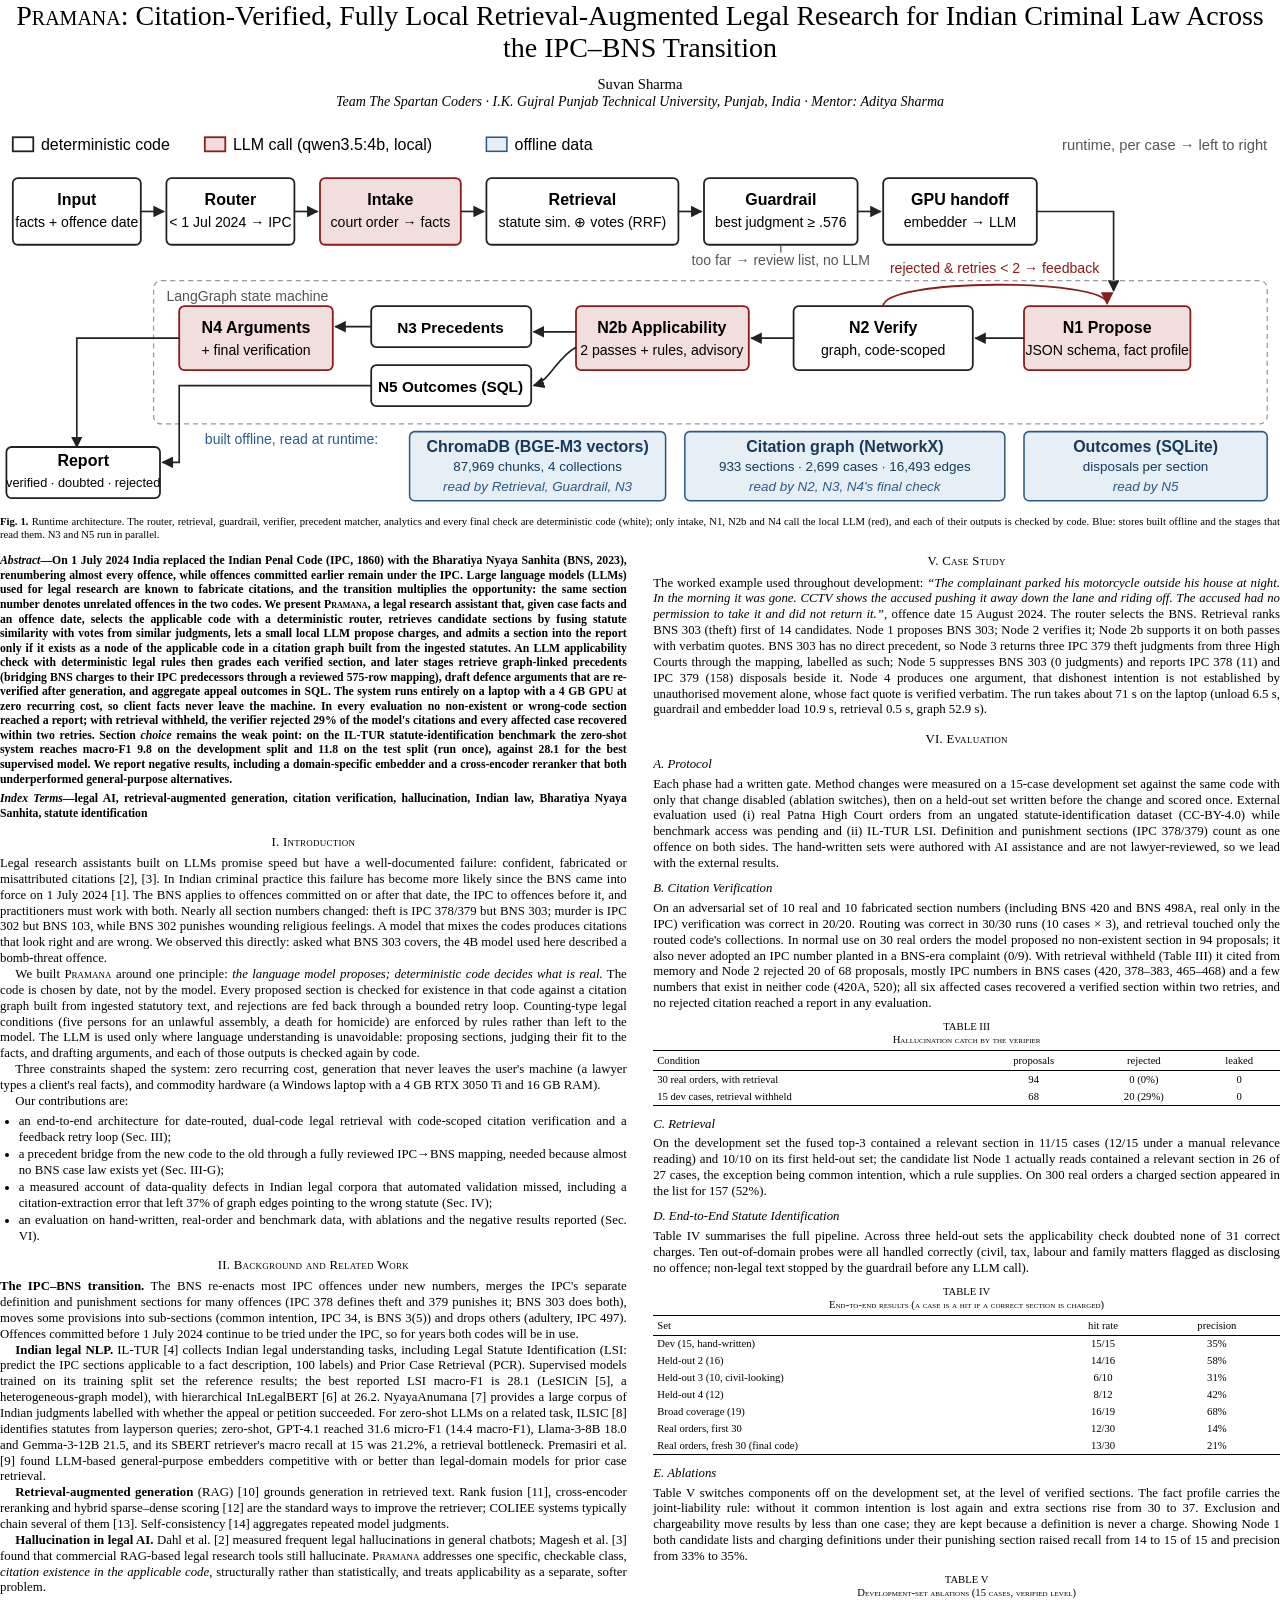
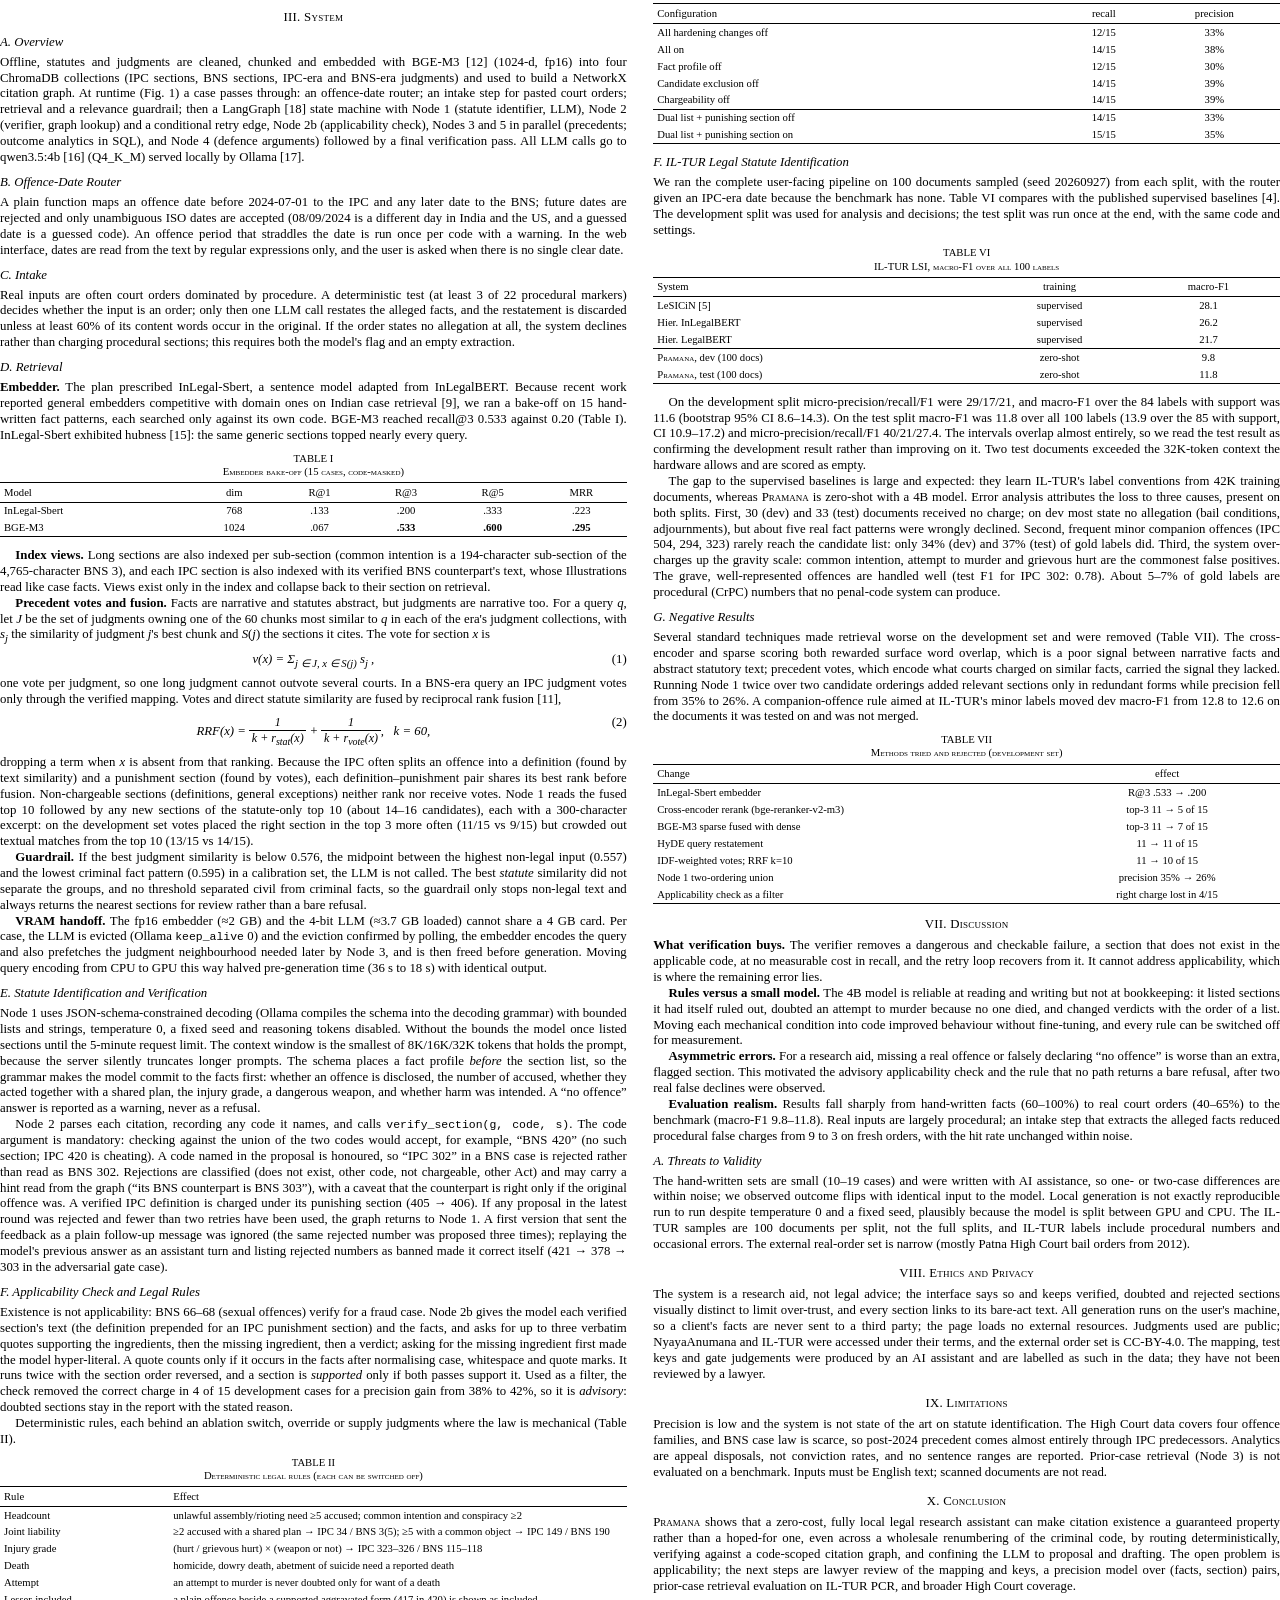
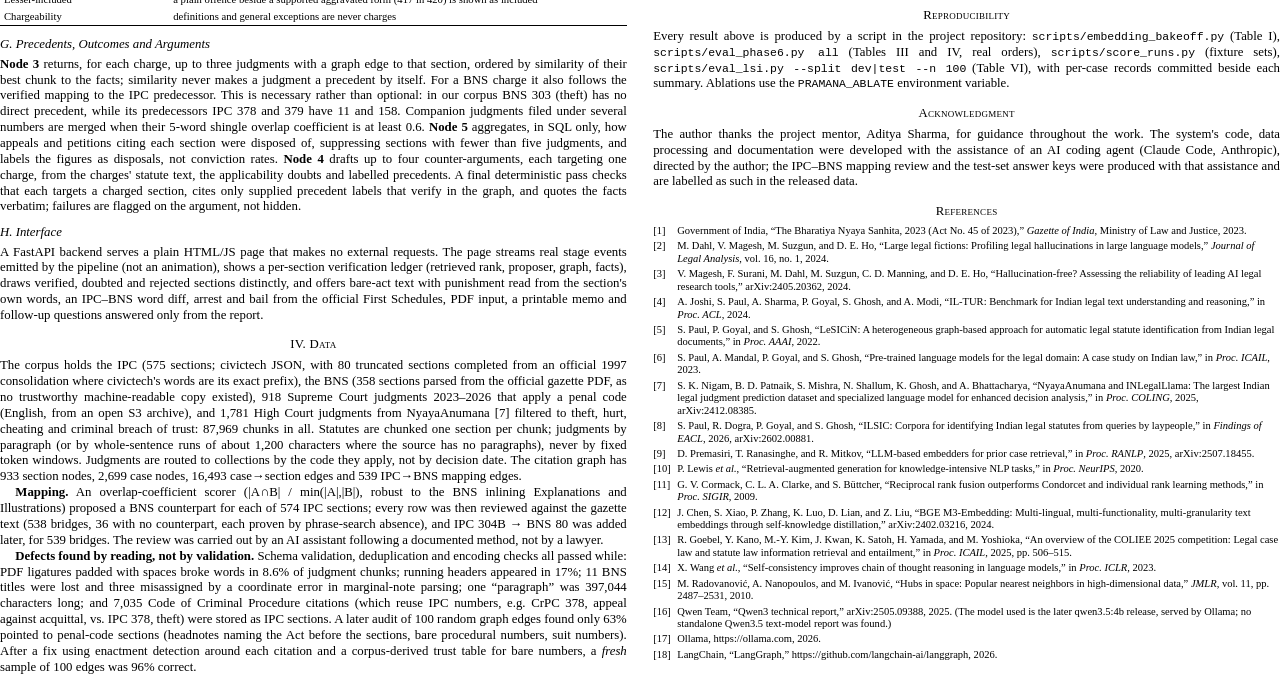
<file: docs/paper/pramana.html>
<!doctype html>
<html lang="en">
<head>
<meta charset="utf-8">
<title>Pramana: Citation-Verified, Fully Local Legal Research</title>
<!-- Print source for docs/paper/pramana.pdf (headless Chrome, A4). Same content as pramana.tex. -->
<style>
@page { size: A4; margin: 17mm 15mm 18mm 15mm; }
html { -webkit-print-color-adjust: exact; print-color-adjust: exact; }
body { font-family: "Times New Roman", Times, serif; font-size: 9.6pt; line-height: 1.24; color: #000; margin: 0; }
.title { text-align: center; font-size: 21pt; line-height: 1.15; margin: 0 0 8pt; font-weight: normal; }
.authors { text-align: center; font-size: 10.5pt; margin-bottom: 12pt; }
.authors .name { font-size: 11pt; }
.authors .aff { font-style: italic; }
.cols { column-count: 2; column-gap: 7mm; text-align: justify; hyphens: auto; }
.abstract { font-weight: bold; font-size: 8.8pt; }
.abstract i { font-weight: bold; }
.abstract .lead { font-style: italic; }
.keywords { font-size: 8.8pt; font-weight: bold; margin-top: 4pt; }
.keywords .lead { font-style: italic; }
h2 { font-size: 9.6pt; font-weight: normal; font-variant: small-caps; text-align: center; margin: 10pt 0 4pt; letter-spacing: 0.02em; break-after: avoid; }
h3 { font-size: 9.6pt; font-weight: normal; font-style: italic; margin: 7pt 0 3pt; break-after: avoid; }
p { margin: 0 0 0; text-indent: 1.2em; }
p.noi, h2 + p, h3 + p, .fig + p, table + p { text-indent: 0; }
ul { margin: 3pt 0 3pt; padding-left: 14pt; }
li { margin: 1pt 0; }
b.run { font-weight: bold; }
.sc { font-variant: small-caps; }
code, .tt { font-family: "Courier New", Courier, monospace; font-size: 8.6pt; }
.eq { text-align: center; margin: 5pt 0; text-indent: 0; font-style: italic; position: relative; }
.eq .num { position: absolute; right: 0; font-style: normal; }
.frac { display: inline-block; vertical-align: middle; text-align: center; font-size: 9pt; }
.frac > span { display: block; padding: 0 2pt; }
.frac > span:first-child { border-bottom: 0.6pt solid #000; }
.tbl { break-inside: avoid; margin: 6pt 0 8pt; text-indent: 0; }
.tbl .cap { font-variant: small-caps; text-align: center; font-size: 8pt; margin-bottom: 3pt; }
.tbl .cap .n { display: block; font-variant: normal; }
table { border-collapse: collapse; width: 100%; font-size: 8pt; text-align: left; }
thead th { border-top: 1pt solid #000; border-bottom: 0.6pt solid #000; padding: 2pt 3pt; font-weight: normal; }
tbody td { padding: 1.4pt 3pt; vertical-align: top; }
tbody tr:last-child td { border-bottom: 1pt solid #000; }
tr.mid td { border-top: 0.6pt solid #000; }
td.c, th.c { text-align: center; }
.fig { break-inside: avoid; margin: 4pt 0 8pt; text-indent: 0; }
.fig.wide { column-span: all; margin: 0 0 10pt; }
.fig .cap { font-size: 8pt; text-align: justify; margin-top: 3pt; }
.fig svg { width: 100%; height: auto; display: block; }
.refs { font-size: 7.9pt; line-height: 1.2; }
.refs div { display: grid; grid-template-columns: 18pt 1fr; margin-bottom: 2pt; text-indent: 0; text-align: left; }
.todo { background: #fff3c4; }
.quote { font-style: italic; }
sup { font-size: 70%; }
</style>
</head>
<body>

<div class="title"><span class="sc">Pramana</span>: Citation-Verified, Fully Local Retrieval-Augmented Legal Research for Indian Criminal Law Across the IPC–BNS Transition</div>
<div class="authors"><div class="name">Suvan Sharma</div><div class="aff">Team The Spartan Coders · I.K. Gujral Punjab Technical University, Punjab, India · Mentor: Aditya Sharma</div></div>

<div class="fig wide">
<svg viewBox="0 0 1000 300" xmlns="http://www.w3.org/2000/svg" font-family="Arial, Helvetica, sans-serif" font-size="12.5">
  <defs>
    <marker id="a" viewBox="0 0 10 10" refX="9" refY="5" markerWidth="7" markerHeight="7" orient="auto-start-reverse"><path d="M0,0 L10,5 L0,10 z" fill="#222"/></marker>
    <marker id="ag" viewBox="0 0 10 10" refX="9" refY="5" markerWidth="7" markerHeight="7" orient="auto-start-reverse"><path d="M0,0 L10,5 L0,10 z" fill="#8a1c1c"/></marker>
  </defs>
  <!-- legend -->
  <rect x="10" y="8" width="16" height="11" fill="#fff" stroke="#222" stroke-width="1.4"/><text x="32" y="18">deterministic code</text>
  <rect x="160" y="8" width="16" height="11" fill="#f3dede" stroke="#8a1c1c" stroke-width="1.4"/><text x="182" y="18">LLM call (qwen3.5:4b, local)</text>
  <rect x="380" y="8" width="16" height="11" fill="#e6eef6" stroke="#2c5a85" stroke-width="1.2"/><text x="402" y="18">offline data</text>
  <text x="990" y="18" text-anchor="end" font-size="11.5" fill="#555">runtime, per case → left to right</text>

  <!-- row 1: pre-graph stages -->
  <g stroke-width="1.4">
    <rect x="10"  y="40" width="100" height="52" rx="4" fill="#fff" stroke="#222"/>
    <rect x="130" y="40" width="100" height="52" rx="4" fill="#fff" stroke="#222"/>
    <rect x="250" y="40" width="110" height="52" rx="4" fill="#f3dede" stroke="#8a1c1c"/>
    <rect x="380" y="40" width="150" height="52" rx="4" fill="#fff" stroke="#222"/>
    <rect x="550" y="40" width="120" height="52" rx="4" fill="#fff" stroke="#222"/>
    <rect x="690" y="40" width="120" height="52" rx="4" fill="#fff" stroke="#222"/>
  </g>
  <text x="60" y="61" text-anchor="middle" font-weight="bold">Input</text><text x="60" y="78" text-anchor="middle" font-size="11">facts + offence date</text>
  <text x="180" y="61" text-anchor="middle" font-weight="bold">Router</text><text x="180" y="78" text-anchor="middle" font-size="11">&lt; 1 Jul 2024 → IPC</text>
  <text x="305" y="61" text-anchor="middle" font-weight="bold">Intake</text><text x="305" y="78" text-anchor="middle" font-size="11">court order → facts</text>
  <text x="455" y="61" text-anchor="middle" font-weight="bold">Retrieval</text><text x="455" y="78" text-anchor="middle" font-size="11">statute sim. ⊕ votes (RRF)</text>
  <text x="610" y="61" text-anchor="middle" font-weight="bold">Guardrail</text><text x="610" y="78" text-anchor="middle" font-size="11">best judgment ≥ .576</text>
  <text x="750" y="61" text-anchor="middle" font-weight="bold">GPU handoff</text><text x="750" y="78" text-anchor="middle" font-size="11">embedder → LLM</text>
  <g stroke="#222" stroke-width="1.3" fill="none" marker-end="url(#a)">
    <path d="M110,66 H128"/><path d="M230,66 H248"/><path d="M360,66 H378"/><path d="M530,66 H548"/><path d="M670,66 H688"/>
    <path d="M810,66 H870 V128"/>
  </g>
  <text x="610" y="108" text-anchor="middle" font-size="11" fill="#555">too far → review list, no LLM</text>
  <path d="M610,92 V98" stroke="#555" stroke-width="1"/>

  <!-- row 2: LangGraph -->
  <rect x="120" y="120" width="870" height="112" rx="6" fill="none" stroke="#999" stroke-dasharray="4 3"/>
  <text x="130" y="136" font-size="11" fill="#555">LangGraph state machine</text>
  <g stroke-width="1.4">
    <rect x="800" y="140" width="130" height="50" rx="4" fill="#f3dede" stroke="#8a1c1c"/>
    <rect x="620" y="140" width="140" height="50" rx="4" fill="#fff" stroke="#222"/>
    <rect x="450" y="140" width="135" height="50" rx="4" fill="#f3dede" stroke="#8a1c1c"/>
    <rect x="290" y="140" width="125" height="32" rx="4" fill="#fff" stroke="#222"/>
    <rect x="290" y="186" width="125" height="32" rx="4" fill="#fff" stroke="#222"/>
    <rect x="140" y="140" width="120" height="50" rx="4" fill="#f3dede" stroke="#8a1c1c"/>
  </g>
  <text x="865" y="161" text-anchor="middle" font-weight="bold">N1 Propose</text><text x="865" y="178" text-anchor="middle" font-size="11">JSON schema, fact profile</text>
  <text x="690" y="161" text-anchor="middle" font-weight="bold">N2 Verify</text><text x="690" y="178" text-anchor="middle" font-size="11">graph, code-scoped</text>
  <text x="517" y="161" text-anchor="middle" font-weight="bold">N2b Applicability</text><text x="517" y="178" text-anchor="middle" font-size="11">2 passes + rules, advisory</text>
  <text x="352" y="161" text-anchor="middle" font-weight="bold" font-size="12">N3 Precedents</text>
  <text x="352" y="207" text-anchor="middle" font-weight="bold" font-size="12">N5 Outcomes (SQL)</text>
  <text x="200" y="161" text-anchor="middle" font-weight="bold">N4 Arguments</text><text x="200" y="178" text-anchor="middle" font-size="11">+ final verification</text>
  <g stroke="#222" stroke-width="1.3" fill="none" marker-end="url(#a)">
    <path d="M800,165 H762"/><path d="M620,165 H587"/>
    <path d="M450,160 H417"/><path d="M450,172 C435,180 430,198 417,202"/>
    <path d="M290,156 H262"/>
  </g>
  <path d="M690,140 C690,118 865,118 865,138" stroke="#8a1c1c" stroke-width="1.4" fill="none" marker-end="url(#ag)"/>
  <text x="777" y="114" text-anchor="middle" font-size="11" fill="#8a1c1c">rejected &amp; retries &lt; 2 → feedback</text>
  <path d="M140,165 H60 V250" stroke="#222" stroke-width="1.3" fill="none" marker-end="url(#a)"/>
  <rect x="5" y="250" width="120" height="40" rx="4" fill="#fff" stroke="#222" stroke-width="1.4"/>
  <text x="65" y="265" text-anchor="middle" font-weight="bold">Report</text><text x="65" y="281" text-anchor="middle" font-size="10">verified · doubted · rejected</text>
  <path d="M290,202 H140 V262 H127" stroke="#222" stroke-width="1.3" fill="none" marker-end="url(#a)"/>

  <!-- offline data: what each stage reads -->
  <text x="160" y="248" font-size="11" fill="#2c5a85">built offline, read at runtime:</text>
  <g stroke="#2c5a85" stroke-width="1.2">
    <rect x="320" y="238" width="200" height="54" rx="4" fill="#e6eef6"/>
    <rect x="535" y="238" width="250" height="54" rx="4" fill="#e6eef6"/>
    <rect x="800" y="238" width="190" height="54" rx="4" fill="#e6eef6"/>
  </g>
  <text x="420" y="254" text-anchor="middle" font-weight="bold" fill="#173a5a">ChromaDB (BGE-M3 vectors)</text><text x="420" y="269" text-anchor="middle" font-size="10.5" fill="#173a5a">87,969 chunks, 4 collections</text><text x="420" y="284" text-anchor="middle" font-size="10.5" fill="#2c5a85" font-style="italic">read by Retrieval, Guardrail, N3</text>
  <text x="660" y="254" text-anchor="middle" font-weight="bold" fill="#173a5a">Citation graph (NetworkX)</text><text x="660" y="269" text-anchor="middle" font-size="10.5" fill="#173a5a">933 sections · 2,699 cases · 16,493 edges</text><text x="660" y="284" text-anchor="middle" font-size="10.5" fill="#2c5a85" font-style="italic">read by N2, N3, N4's final check</text>
  <text x="895" y="254" text-anchor="middle" font-weight="bold" fill="#173a5a">Outcomes (SQLite)</text><text x="895" y="269" text-anchor="middle" font-size="10.5" fill="#173a5a">disposals per section</text><text x="895" y="284" text-anchor="middle" font-size="10.5" fill="#2c5a85" font-style="italic">read by N5</text>
</svg>
<div class="cap"><b>Fig. 1.</b> Runtime architecture. The router, retrieval, guardrail, verifier, precedent matcher, analytics and every final check are deterministic code (white); only intake, N1, N2b and N4 call the local LLM (red), and each of their outputs is checked by code. Blue: stores built offline and the stages that read them. N3 and N5 run in parallel.</div>
</div>

<div class="cols">

<div class="abstract"><span class="lead">Abstract</span>—On 1 July 2024 India replaced the Indian Penal Code (IPC, 1860) with the Bharatiya Nyaya Sanhita (BNS, 2023), renumbering almost every offence, while offences committed earlier remain under the IPC. Large language models (LLMs) used for legal research are known to fabricate citations, and the transition multiplies the opportunity: the same section number denotes unrelated offences in the two codes. We present <span class="sc">Pramana</span>, a legal research assistant that, given case facts and an offence date, selects the applicable code with a deterministic router, retrieves candidate sections by fusing statute similarity with votes from similar judgments, lets a small local LLM propose charges, and admits a section into the report only if it exists as a node of the applicable code in a citation graph built from the ingested statutes. An LLM applicability check with deterministic legal rules then grades each verified section, and later stages retrieve graph-linked precedents (bridging BNS charges to their IPC predecessors through a reviewed 575-row mapping), draft defence arguments that are re-verified after generation, and aggregate appeal outcomes in SQL. The system runs entirely on a laptop with a 4 GB GPU at zero recurring cost, so client facts never leave the machine. In every evaluation no non-existent or wrong-code section reached a report; with retrieval withheld, the verifier rejected 29% of the model's citations and every affected case recovered within two retries. Section <i>choice</i> remains the weak point: on the IL-TUR statute-identification benchmark the zero-shot system reaches macro-F1 9.8 on the development split and 11.8 on the test split (run once), against 28.1 for the best supervised model. We report negative results, including a domain-specific embedder and a cross-encoder reranker that both underperformed general-purpose alternatives.</div>
<div class="keywords"><span class="lead">Index Terms</span>—legal AI, retrieval-augmented generation, citation verification, hallucination, Indian law, Bharatiya Nyaya Sanhita, statute identification</div>

<h2>I. Introduction</h2>
<p>Legal research assistants built on LLMs promise speed but have a well-documented failure: confident, fabricated or misattributed citations [2], [3]. In Indian criminal practice this failure has become more likely since the BNS came into force on 1 July 2024 [1]. The BNS applies to offences committed on or after that date, the IPC to offences before it, and practitioners must work with both. Nearly all section numbers changed: theft is IPC 378/379 but BNS 303; murder is IPC 302 but BNS 103, while BNS 302 punishes wounding religious feelings. A model that mixes the codes produces citations that look right and are wrong. We observed this directly: asked what BNS 303 covers, the 4B model used here described a bomb-threat offence.</p>
<p>We built <span class="sc">Pramana</span> around one principle: <i>the language model proposes; deterministic code decides what is real.</i> The code is chosen by date, not by the model. Every proposed section is checked for existence in that code against a citation graph built from ingested statutory text, and rejections are fed back through a bounded retry loop. Counting-type legal conditions (five persons for an unlawful assembly, a death for homicide) are enforced by rules rather than left to the model. The LLM is used only where language understanding is unavoidable: proposing sections, judging their fit to the facts, and drafting arguments, and each of those outputs is checked again by code.</p>
<p>Three constraints shaped the system: zero recurring cost, generation that never leaves the user's machine (a lawyer types a client's real facts), and commodity hardware (a Windows laptop with a 4 GB RTX 3050 Ti and 16 GB RAM).</p>
<p>Our contributions are:</p>
<ul>
<li>an end-to-end architecture for date-routed, dual-code legal retrieval with code-scoped citation verification and a feedback retry loop (Sec. III);</li>
<li>a precedent bridge from the new code to the old through a fully reviewed IPC→BNS mapping, needed because almost no BNS case law exists yet (Sec. III-G);</li>
<li>a measured account of data-quality defects in Indian legal corpora that automated validation missed, including a citation-extraction error that left 37% of graph edges pointing to the wrong statute (Sec. IV);</li>
<li>an evaluation on hand-written, real-order and benchmark data, with ablations and the negative results reported (Sec. VI).</li>
</ul>

<h2>II. Background and Related Work</h2>
<p class="noi"><b class="run">The IPC–BNS transition.</b> The BNS re-enacts most IPC offences under new numbers, merges the IPC's separate definition and punishment sections for many offences (IPC 378 defines theft and 379 punishes it; BNS 303 does both), moves some provisions into sub-sections (common intention, IPC 34, is BNS 3(5)) and drops others (adultery, IPC 497). Offences committed before 1 July 2024 continue to be tried under the IPC, so for years both codes will be in use.</p>
<p><b class="run">Indian legal NLP.</b> IL-TUR [4] collects Indian legal understanding tasks, including Legal Statute Identification (LSI: predict the IPC sections applicable to a fact description, 100 labels) and Prior Case Retrieval (PCR). Supervised models trained on its training split set the reference results; the best reported LSI macro-F1 is 28.1 (LeSICiN [5], a heterogeneous-graph model), with hierarchical InLegalBERT [6] at 26.2. NyayaAnumana [7] provides a large corpus of Indian judgments labelled with whether the appeal or petition succeeded. For zero-shot LLMs on a related task, ILSIC [8] identifies statutes from layperson queries; zero-shot, GPT-4.1 reached 31.6 micro-F1 (14.4 macro-F1), Llama-3-8B 18.0 and Gemma-3-12B 21.5, and its SBERT retriever's macro recall at 15 was 21.2%, a retrieval bottleneck. Premasiri et al. [9] found LLM-based general-purpose embedders competitive with or better than legal-domain models for prior case retrieval.</p>
<p><b class="run">Retrieval-augmented generation</b> (RAG) [10] grounds generation in retrieved text. Rank fusion [11], cross-encoder reranking and hybrid sparse–dense scoring [12] are the standard ways to improve the retriever; COLIEE systems typically chain several of them [13]. Self-consistency [14] aggregates repeated model judgments.</p>
<p><b class="run">Hallucination in legal AI.</b> Dahl et al. [2] measured frequent legal hallucinations in general chatbots; Magesh et al. [3] found that commercial RAG-based legal research tools still hallucinate. <span class="sc">Pramana</span> addresses one specific, checkable class, <i>citation existence in the applicable code</i>, structurally rather than statistically, and treats applicability as a separate, softer problem.</p>

<h2>III. System</h2>
<h3>A. Overview</h3>
<p>Offline, statutes and judgments are cleaned, chunked and embedded with BGE-M3 [12] (1024-d, fp16) into four ChromaDB collections (IPC sections, BNS sections, IPC-era and BNS-era judgments) and used to build a NetworkX citation graph. At runtime (Fig. 1) a case passes through: an offence-date router; an intake step for pasted court orders; retrieval and a relevance guardrail; then a LangGraph [18] state machine with Node 1 (statute identifier, LLM), Node 2 (verifier, graph lookup) and a conditional retry edge, Node 2b (applicability check), Nodes 3 and 5 in parallel (precedents; outcome analytics in SQL), and Node 4 (defence arguments) followed by a final verification pass. All LLM calls go to qwen3.5:4b [16] (Q4_K_M) served locally by Ollama [17].</p>

<h3>B. Offence-Date Router</h3>
<p>A plain function maps an offence date before 2024-07-01 to the IPC and any later date to the BNS; future dates are rejected and only unambiguous ISO dates are accepted (08/09/2024 is a different day in India and the US, and a guessed date is a guessed code). An offence period that straddles the date is run once per code with a warning. In the web interface, dates are read from the text by regular expressions only, and the user is asked when there is no single clear date.</p>

<h3>C. Intake</h3>
<p>Real inputs are often court orders dominated by procedure. A deterministic test (at least 3 of 22 procedural markers) decides whether the input is an order; only then one LLM call restates the alleged facts, and the restatement is discarded unless at least 60% of its content words occur in the original. If the order states no allegation at all, the system declines rather than charging procedural sections; this requires both the model's flag and an empty extraction.</p>

<h3>D. Retrieval</h3>
<p><b class="run">Embedder.</b> The plan prescribed InLegal-Sbert, a sentence model adapted from InLegalBERT. Because recent work reported general embedders competitive with domain ones on Indian case retrieval [9], we ran a bake-off on 15 hand-written fact patterns, each searched only against its own code. BGE-M3 reached recall@3 0.533 against 0.20 (Table I). InLegal-Sbert exhibited hubness [15]: the same generic sections topped nearly every query.</p>
<div class="tbl"><div class="cap"><span class="n">TABLE I</span>Embedder bake-off (15 cases, code-masked)</div>
<table><thead><tr><th>Model</th><th class="c">dim</th><th class="c">R@1</th><th class="c">R@3</th><th class="c">R@5</th><th class="c">MRR</th></tr></thead>
<tbody><tr><td>InLegal-Sbert</td><td class="c">768</td><td class="c">.133</td><td class="c">.200</td><td class="c">.333</td><td class="c">.223</td></tr>
<tr><td>BGE-M3</td><td class="c">1024</td><td class="c">.067</td><td class="c"><b>.533</b></td><td class="c"><b>.600</b></td><td class="c"><b>.295</b></td></tr></tbody></table></div>
<p><b class="run">Index views.</b> Long sections are also indexed per sub-section (common intention is a 194-character sub-section of the 4,765-character BNS 3), and each IPC section is also indexed with its verified BNS counterpart's text, whose Illustrations read like case facts. Views exist only in the index and collapse back to their section on retrieval.</p>
<p><b class="run">Precedent votes and fusion.</b> Facts are narrative and statutes abstract, but judgments are narrative too. For a query <i>q</i>, let <i>J</i> be the set of judgments owning one of the 60 chunks most similar to <i>q</i> in each of the era's judgment collections, with <i>s<sub>j</sub></i> the similarity of judgment <i>j</i>'s best chunk and <i>S</i>(<i>j</i>) the sections it cites. The vote for section <i>x</i> is</p>
<div class="eq">v(x) = Σ<sub>j ∈ J, x ∈ S(j)</sub> s<sub>j</sub> ,<span class="num">(1)</span></div>
<p class="noi">one vote per judgment, so one long judgment cannot outvote several courts. In a BNS-era query an IPC judgment votes only through the verified mapping. Votes and direct statute similarity are fused by reciprocal rank fusion [11],</p>
<div class="eq">RRF(x) = <span class="frac"><span>1</span><span>k + r<sub>stat</sub>(x)</span></span> + <span class="frac"><span>1</span><span>k + r<sub>vote</sub>(x)</span></span>, &nbsp; k = 60,<span class="num">(2)</span></div>
<p class="noi">dropping a term when <i>x</i> is absent from that ranking. Because the IPC often splits an offence into a definition (found by text similarity) and a punishment section (found by votes), each definition–punishment pair shares its best rank before fusion. Non-chargeable sections (definitions, general exceptions) neither rank nor receive votes. Node 1 reads the fused top 10 followed by any new sections of the statute-only top 10 (about 14–16 candidates), each with a 300-character excerpt: on the development set votes placed the right section in the top 3 more often (11/15 vs 9/15) but crowded out textual matches from the top 10 (13/15 vs 14/15).</p>
<p><b class="run">Guardrail.</b> If the best judgment similarity is below 0.576, the midpoint between the highest non-legal input (0.557) and the lowest criminal fact pattern (0.595) in a calibration set, the LLM is not called. The best <i>statute</i> similarity did not separate the groups, and no threshold separated civil from criminal facts, so the guardrail only stops non-legal text and always returns the nearest sections for review rather than a bare refusal.</p>
<p><b class="run">VRAM handoff.</b> The fp16 embedder (≈2 GB) and the 4-bit LLM (≈3.7 GB loaded) cannot share a 4 GB card. Per case, the LLM is evicted (Ollama <span class="tt">keep_alive</span> 0) and the eviction confirmed by polling, the embedder encodes the query and also prefetches the judgment neighbourhood needed later by Node 3, and is then freed before generation. Moving query encoding from CPU to GPU this way halved pre-generation time (36 s to 18 s) with identical output.</p>

<h3>E. Statute Identification and Verification</h3>
<p>Node 1 uses JSON-schema-constrained decoding (Ollama compiles the schema into the decoding grammar) with bounded lists and strings, temperature 0, a fixed seed and reasoning tokens disabled. Without the bounds the model once listed sections until the 5-minute request limit. The context window is the smallest of 8K/16K/32K tokens that holds the prompt, because the server silently truncates longer prompts. The schema places a fact profile <i>before</i> the section list, so the grammar makes the model commit to the facts first: whether an offence is disclosed, the number of accused, whether they acted together with a shared plan, the injury grade, a dangerous weapon, and whether harm was intended. A “no offence” answer is reported as a warning, never as a refusal.</p>
<p>Node 2 parses each citation, recording any code it names, and calls <span class="tt">verify_section(g, code, s)</span>. The code argument is mandatory: checking against the union of the two codes would accept, for example, “BNS 420” (no such section; IPC 420 is cheating). A code named in the proposal is honoured, so “IPC 302” in a BNS case is rejected rather than read as BNS 302. Rejections are classified (does not exist, other code, not chargeable, other Act) and may carry a hint read from the graph (“its BNS counterpart is BNS 303”), with a caveat that the counterpart is right only if the original offence was. A verified IPC definition is charged under its punishing section (405 → 406). If any proposal in the latest round was rejected and fewer than two retries have been used, the graph returns to Node 1. A first version that sent the feedback as a plain follow-up message was ignored (the same rejected number was proposed three times); replaying the model's previous answer as an assistant turn and listing rejected numbers as banned made it correct itself (421 → 378 → 303 in the adversarial gate case).</p>

<h3>F. Applicability Check and Legal Rules</h3>
<p>Existence is not applicability: BNS 66–68 (sexual offences) verify for a fraud case. Node 2b gives the model each verified section's text (the definition prepended for an IPC punishment section) and the facts, and asks for up to three verbatim quotes supporting the ingredients, then the missing ingredient, then a verdict; asking for the missing ingredient first made the model hyper-literal. A quote counts only if it occurs in the facts after normalising case, whitespace and quote marks. It runs twice with the section order reversed, and a section is <i>supported</i> only if both passes support it. Used as a filter, the check removed the correct charge in 4 of 15 development cases for a precision gain from 38% to 42%, so it is <i>advisory</i>: doubted sections stay in the report with the stated reason.</p>
<p>Deterministic rules, each behind an ablation switch, override or supply judgments where the law is mechanical (Table II).</p>
<div class="tbl"><div class="cap"><span class="n">TABLE II</span>Deterministic legal rules (each can be switched off)</div>
<table><thead><tr><th style="width:27%">Rule</th><th>Effect</th></tr></thead>
<tbody>
<tr><td>Headcount</td><td>unlawful assembly/rioting need ≥5 accused; common intention and conspiracy ≥2</td></tr>
<tr><td>Joint liability</td><td>≥2 accused with a shared plan → IPC 34 / BNS 3(5); ≥5 with a common object → IPC 149 / BNS 190</td></tr>
<tr><td>Injury grade</td><td>(hurt / grievous hurt) × (weapon or not) → IPC 323–326 / BNS 115–118</td></tr>
<tr><td>Death</td><td>homicide, dowry death, abetment of suicide need a reported death</td></tr>
<tr><td>Attempt</td><td>an attempt to murder is never doubted only for want of a death</td></tr>
<tr><td>Lesser-included</td><td>a plain offence beside a supported aggravated form (417 in 420) is shown as included</td></tr>
<tr><td>Chargeability</td><td>definitions and general exceptions are never charges</td></tr>
</tbody></table></div>

<h3>G. Precedents, Outcomes and Arguments</h3>
<p><b class="run">Node 3</b> returns, for each charge, up to three judgments with a graph edge to that section, ordered by similarity of their best chunk to the facts; similarity never makes a judgment a precedent by itself. For a BNS charge it also follows the verified mapping to the IPC predecessor. This is necessary rather than optional: in our corpus BNS 303 (theft) has no direct precedent, while its predecessors IPC 378 and 379 have 11 and 158. Companion judgments filed under several numbers are merged when their 5-word shingle overlap coefficient is at least 0.6. <b class="run">Node 5</b> aggregates, in SQL only, how appeals and petitions citing each section were disposed of, suppressing sections with fewer than five judgments, and labels the figures as disposals, not conviction rates. <b class="run">Node 4</b> drafts up to four counter-arguments, each targeting one charge, from the charges' statute text, the applicability doubts and labelled precedents. A final deterministic pass checks that each targets a charged section, cites only supplied precedent labels that verify in the graph, and quotes the facts verbatim; failures are flagged on the argument, not hidden.</p>

<h3>H. Interface</h3>
<p>A FastAPI backend serves a plain HTML/JS page that makes no external requests. The page streams real stage events emitted by the pipeline (not an animation), shows a per-section verification ledger (retrieved rank, proposer, graph, facts), draws verified, doubted and rejected sections distinctly, and offers bare-act text with punishment read from the section's own words, an IPC–BNS word diff, arrest and bail from the official First Schedules, PDF input, a printable memo and follow-up questions answered only from the report.</p>

<h2>IV. Data</h2>
<p>The corpus holds the IPC (575 sections; civictech JSON, with 80 truncated sections completed from an official 1997 consolidation where civictech's words are its exact prefix), the BNS (358 sections parsed from the official gazette PDF, as no trustworthy machine-readable copy existed), 918 Supreme Court judgments 2023–2026 that apply a penal code (English, from an open S3 archive), and 1,781 High Court judgments from NyayaAnumana [7] filtered to theft, hurt, cheating and criminal breach of trust: 87,969 chunks in all. Statutes are chunked one section per chunk; judgments by paragraph (or by whole-sentence runs of about 1,200 characters where the source has no paragraphs), never by fixed token windows. Judgments are routed to collections by the code they apply, not by decision date. The citation graph has 933 section nodes, 2,699 case nodes, 16,493 case→section edges and 539 IPC→BNS mapping edges.</p>
<p><b class="run">Mapping.</b> An overlap-coefficient scorer (|A∩B| / min(|A|,|B|), robust to the BNS inlining Explanations and Illustrations) proposed a BNS counterpart for each of 574 IPC sections; every row was then reviewed against the gazette text (538 bridges, 36 with no counterpart, each proven by phrase-search absence), and IPC 304B → BNS 80 was added later, for 539 bridges. The review was carried out by an AI assistant following a documented method, not by a lawyer.</p>
<p><b class="run">Defects found by reading, not by validation.</b> Schema validation, deduplication and encoding checks all passed while: PDF ligatures padded with spaces broke words in 8.6% of judgment chunks; running headers appeared in 17%; 11 BNS titles were lost and three misassigned by a coordinate error in marginal-note parsing; one “paragraph” was 397,044 characters long; and 7,035 Code of Criminal Procedure citations (which reuse IPC numbers, e.g. CrPC 378, appeal against acquittal, vs. IPC 378, theft) were stored as IPC sections. A later audit of 100 random graph edges found only 63% pointed to penal-code sections (headnotes naming the Act before the sections, bare procedural numbers, suit numbers). After a fix using enactment detection around each citation and a corpus-derived trust table for bare numbers, a <i>fresh</i> sample of 100 edges was 96% correct.</p>

<h2>V. Case Study</h2>
<p class="noi">The worked example used throughout development: <span class="quote">“The complainant parked his motorcycle outside his house at night. In the morning it was gone. CCTV shows the accused pushing it away down the lane and riding off. The accused had no permission to take it and did not return it.”</span>, offence date 15 August 2024. The router selects the BNS. Retrieval ranks BNS 303 (theft) first of 14 candidates. Node 1 proposes BNS 303; Node 2 verifies it; Node 2b supports it on both passes with verbatim quotes. BNS 303 has no direct precedent, so Node 3 returns three IPC 379 theft judgments from three High Courts through the mapping, labelled as such; Node 5 suppresses BNS 303 (0 judgments) and reports IPC 378 (11) and IPC 379 (158) disposals beside it. Node 4 produces one argument, that dishonest intention is not established by unauthorised movement alone, whose fact quote is verified verbatim. The run takes about 71 s on the laptop (unload 6.5 s, guardrail and embedder load 10.9 s, retrieval 0.5 s, graph 52.9 s).</p>

<h2>VI. Evaluation</h2>
<h3>A. Protocol</h3>
<p>Each phase had a written gate. Method changes were measured on a 15-case development set against the same code with only that change disabled (ablation switches), then on a held-out set written before the change and scored once. External evaluation used (i) real Patna High Court orders from an ungated statute-identification dataset (CC-BY-4.0) while benchmark access was pending and (ii) IL-TUR LSI. Definition and punishment sections (IPC 378/379) count as one offence on both sides. The hand-written sets were authored with AI assistance and are not lawyer-reviewed, so we lead with the external results.</p>

<h3>B. Citation Verification</h3>
<p>On an adversarial set of 10 real and 10 fabricated section numbers (including BNS 420 and BNS 498A, real only in the IPC) verification was correct in 20/20. Routing was correct in 30/30 runs (10 cases × 3), and retrieval touched only the routed code's collections. In normal use on 30 real orders the model proposed no non-existent section in 94 proposals; it also never adopted an IPC number planted in a BNS-era complaint (0/9). With retrieval withheld (Table III) it cited from memory and Node 2 rejected 20 of 68 proposals, mostly IPC numbers in BNS cases (420, 378–383, 465–468) and a few numbers that exist in neither code (420A, 520); all six affected cases recovered a verified section within two retries, and no rejected citation reached a report in any evaluation.</p>
<div class="tbl"><div class="cap"><span class="n">TABLE III</span>Hallucination catch by the verifier</div>
<table><thead><tr><th>Condition</th><th class="c">proposals</th><th class="c">rejected</th><th class="c">leaked</th></tr></thead>
<tbody><tr><td>30 real orders, with retrieval</td><td class="c">94</td><td class="c">0 (0%)</td><td class="c">0</td></tr>
<tr><td>15 dev cases, retrieval withheld</td><td class="c">68</td><td class="c">20 (29%)</td><td class="c">0</td></tr></tbody></table></div>

<h3>C. Retrieval</h3>
<p>On the development set the fused top-3 contained a relevant section in 11/15 cases (12/15 under a manual relevance reading) and 10/10 on its first held-out set; the candidate list Node 1 actually reads contained a relevant section in 26 of 27 cases, the exception being common intention, which a rule supplies. On 300 real orders a charged section appeared in the list for 157 (52%).</p>

<h3>D. End-to-End Statute Identification</h3>
<p>Table IV summarises the full pipeline. Across three held-out sets the applicability check doubted none of 31 correct charges. Ten out-of-domain probes were all handled correctly (civil, tax, labour and family matters flagged as disclosing no offence; non-legal text stopped by the guardrail before any LLM call).</p>
<div class="tbl"><div class="cap"><span class="n">TABLE IV</span>End-to-end results (a case is a hit if a correct section is charged)</div>
<table><thead><tr><th>Set</th><th class="c">hit rate</th><th class="c">precision</th></tr></thead>
<tbody>
<tr><td>Dev (15, hand-written)</td><td class="c">15/15</td><td class="c">35%</td></tr>
<tr><td>Held-out 2 (16)</td><td class="c">14/16</td><td class="c">58%</td></tr>
<tr><td>Held-out 3 (10, civil-looking)</td><td class="c">6/10</td><td class="c">31%</td></tr>
<tr><td>Held-out 4 (12)</td><td class="c">8/12</td><td class="c">42%</td></tr>
<tr><td>Broad coverage (19)</td><td class="c">16/19</td><td class="c">68%</td></tr>
<tr><td>Real orders, first 30</td><td class="c">12/30</td><td class="c">14%</td></tr>
<tr><td>Real orders, fresh 30 (final code)</td><td class="c">13/30</td><td class="c">21%</td></tr>
</tbody></table></div>

<h3>E. Ablations</h3>
<p>Table V switches components off on the development set, at the level of verified sections. The fact profile carries the joint-liability rule: without it common intention is lost again and extra sections rise from 30 to 37. Exclusion and chargeability move results by less than one case; they are kept because a definition is never a charge. Showing Node 1 both candidate lists and charging definitions under their punishing section raised recall from 14 to 15 of 15 and precision from 33% to 35%.</p>
<div class="tbl"><div class="cap"><span class="n">TABLE V</span>Development-set ablations (15 cases, verified level)</div>
<table><thead><tr><th>Configuration</th><th class="c">recall</th><th class="c">precision</th></tr></thead>
<tbody>
<tr><td>All hardening changes off</td><td class="c">12/15</td><td class="c">33%</td></tr>
<tr><td>All on</td><td class="c">14/15</td><td class="c">38%</td></tr>
<tr><td>Fact profile off</td><td class="c">12/15</td><td class="c">30%</td></tr>
<tr><td>Candidate exclusion off</td><td class="c">14/15</td><td class="c">39%</td></tr>
<tr><td>Chargeability off</td><td class="c">14/15</td><td class="c">39%</td></tr>
<tr class="mid"><td>Dual list + punishing section off</td><td class="c">14/15</td><td class="c">33%</td></tr>
<tr><td>Dual list + punishing section on</td><td class="c">15/15</td><td class="c">35%</td></tr>
</tbody></table></div>

<h3>F. IL-TUR Legal Statute Identification</h3>
<p>We ran the complete user-facing pipeline on 100 documents sampled (seed 20260927) from each split, with the router given an IPC-era date because the benchmark has none. Table VI compares with the published supervised baselines [4]. The development split was used for analysis and decisions; the test split was run once at the end, with the same code and settings.</p>
<div class="tbl"><div class="cap"><span class="n">TABLE VI</span>IL-TUR LSI, macro-F1 over all 100 labels</div>
<table><thead><tr><th>System</th><th class="c">training</th><th class="c">macro-F1</th></tr></thead>
<tbody>
<tr><td>LeSICiN [5]</td><td class="c">supervised</td><td class="c">28.1</td></tr>
<tr><td>Hier. InLegalBERT</td><td class="c">supervised</td><td class="c">26.2</td></tr>
<tr><td>Hier. LegalBERT</td><td class="c">supervised</td><td class="c">21.7</td></tr>
<tr class="mid"><td><span class="sc">Pramana</span>, dev (100 docs)</td><td class="c">zero-shot</td><td class="c">9.8</td></tr>
<tr><td><span class="sc">Pramana</span>, test (100 docs)</td><td class="c">zero-shot</td><td class="c">11.8</td></tr>
</tbody></table></div>
<p>On the development split micro-precision/recall/F1 were 29/17/21, and macro-F1 over the 84 labels with support was 11.6 (bootstrap 95% CI 8.6–14.3). On the test split macro-F1 was 11.8 over all 100 labels (13.9 over the 85 with support, CI 10.9–17.2) and micro-precision/recall/F1 40/21/27.4. The intervals overlap almost entirely, so we read the test result as confirming the development result rather than improving on it. Two test documents exceeded the 32K-token context the hardware allows and are scored as empty.</p>
<p>The gap to the supervised baselines is large and expected: they learn IL-TUR's label conventions from 42K training documents, whereas <span class="sc">Pramana</span> is zero-shot with a 4B model. Error analysis attributes the loss to three causes, present on both splits. First, 30 (dev) and 33 (test) documents received no charge; on dev most state no allegation (bail conditions, adjournments), but about five real fact patterns were wrongly declined. Second, frequent minor companion offences (IPC 504, 294, 323) rarely reach the candidate list: only 34% (dev) and 37% (test) of gold labels did. Third, the system over-charges up the gravity scale: common intention, attempt to murder and grievous hurt are the commonest false positives. The grave, well-represented offences are handled well (test F1 for IPC 302: 0.78). About 5–7% of gold labels are procedural (CrPC) numbers that no penal-code system can produce.</p>

<h3>G. Negative Results</h3>
<p>Several standard techniques made retrieval worse on the development set and were removed (Table VII). The cross-encoder and sparse scoring both rewarded surface word overlap, which is a poor signal between narrative facts and abstract statutory text; precedent votes, which encode what courts charged on similar facts, carried the signal they lacked. Running Node 1 twice over two candidate orderings added relevant sections only in redundant forms while precision fell from 35% to 26%. A companion-offence rule aimed at IL-TUR's minor labels moved dev macro-F1 from 12.8 to 12.6 on the documents it was tested on and was not merged.</p>
<div class="tbl"><div class="cap"><span class="n">TABLE VII</span>Methods tried and rejected (development set)</div>
<table><thead><tr><th>Change</th><th class="c">effect</th></tr></thead>
<tbody>
<tr><td>InLegal-Sbert embedder</td><td class="c">R@3 .533 → .200</td></tr>
<tr><td>Cross-encoder rerank (bge-reranker-v2-m3)</td><td class="c">top-3 11 → 5 of 15</td></tr>
<tr><td>BGE-M3 sparse fused with dense</td><td class="c">top-3 11 → 7 of 15</td></tr>
<tr><td>HyDE query restatement</td><td class="c">11 → 11 of 15</td></tr>
<tr><td>IDF-weighted votes; RRF k=10</td><td class="c">11 → 10 of 15</td></tr>
<tr><td>Node 1 two-ordering union</td><td class="c">precision 35% → 26%</td></tr>
<tr><td>Applicability check as a filter</td><td class="c">right charge lost in 4/15</td></tr>
</tbody></table></div>

<h2>VII. Discussion</h2>
<p class="noi"><b class="run">What verification buys.</b> The verifier removes a dangerous and checkable failure, a section that does not exist in the applicable code, at no measurable cost in recall, and the retry loop recovers from it. It cannot address applicability, which is where the remaining error lies.</p>
<p><b class="run">Rules versus a small model.</b> The 4B model is reliable at reading and writing but not at bookkeeping: it listed sections it had itself ruled out, doubted an attempt to murder because no one died, and changed verdicts with the order of a list. Moving each mechanical condition into code improved behaviour without fine-tuning, and every rule can be switched off for measurement.</p>
<p><b class="run">Asymmetric errors.</b> For a research aid, missing a real offence or falsely declaring “no offence” is worse than an extra, flagged section. This motivated the advisory applicability check and the rule that no path returns a bare refusal, after two real false declines were observed.</p>
<p><b class="run">Evaluation realism.</b> Results fall sharply from hand-written facts (60–100%) to real court orders (40–65%) to the benchmark (macro-F1 9.8–11.8). Real inputs are largely procedural; an intake step that extracts the alleged facts reduced procedural false charges from 9 to 3 on fresh orders, with the hit rate unchanged within noise.</p>
<h3>A. Threats to Validity</h3>
<p>The hand-written sets are small (10–19 cases) and were written with AI assistance, so one- or two-case differences are within noise; we observed outcome flips with identical input to the model. Local generation is not exactly reproducible run to run despite temperature 0 and a fixed seed, plausibly because the model is split between GPU and CPU. The IL-TUR samples are 100 documents per split, not the full splits, and IL-TUR labels include procedural numbers and occasional errors. The external real-order set is narrow (mostly Patna High Court bail orders from 2012).</p>

<h2>VIII. Ethics and Privacy</h2>
<p class="noi">The system is a research aid, not legal advice; the interface says so and keeps verified, doubted and rejected sections visually distinct to limit over-trust, and every section links to its bare-act text. All generation runs on the user's machine, so a client's facts are never sent to a third party; the page loads no external resources. Judgments used are public; NyayaAnumana and IL-TUR were accessed under their terms, and the external order set is CC-BY-4.0. The mapping, test keys and gate judgements were produced by an AI assistant and are labelled as such in the data; they have not been reviewed by a lawyer.</p>

<h2>IX. Limitations</h2>
<p class="noi">Precision is low and the system is not state of the art on statute identification. The High Court data covers four offence families, and BNS case law is scarce, so post-2024 precedent comes almost entirely through IPC predecessors. Analytics are appeal disposals, not conviction rates, and no sentence ranges are reported. Prior-case retrieval (Node 3) is not evaluated on a benchmark. Inputs must be English text; scanned documents are not read.</p>

<h2>X. Conclusion</h2>
<p class="noi"><span class="sc">Pramana</span> shows that a zero-cost, fully local legal research assistant can make citation existence a guaranteed property rather than a hoped-for one, even across a wholesale renumbering of the criminal code, by routing deterministically, verifying against a code-scoped citation graph, and confining the LLM to proposal and drafting. The open problem is applicability; the next steps are lawyer review of the mapping and keys, a precision model over (facts, section) pairs, prior-case retrieval evaluation on IL-TUR PCR, and broader High Court coverage.</p>

<h2>Reproducibility</h2>
<p class="noi">Every result above is produced by a script in the project repository: <span class="tt">scripts/embedding_bakeoff.py</span> (Table I), <span class="tt">scripts/eval_phase6.py all</span> (Tables III and IV, real orders), <span class="tt">scripts/score_runs.py</span> (fixture sets), <span class="tt">scripts/eval_lsi.py --split dev|test --n 100</span> (Table VI), with per-case records committed beside each summary. Ablations use the <span class="tt">PRAMANA_ABLATE</span> environment variable.</p>

<h2>Acknowledgment</h2>
<p class="noi">The author thanks the project mentor, Aditya Sharma, for guidance throughout the work. The system's code, data processing and documentation were developed with the assistance of an AI coding agent (Claude Code, Anthropic), directed by the author; the IPC–BNS mapping review and the test-set answer keys were produced with that assistance and are labelled as such in the released data.</p>

<h2>References</h2>
<div class="refs">
<div><span>[1]</span><span>Government of India, “The Bharatiya Nyaya Sanhita, 2023 (Act No. 45 of 2023),” <i>Gazette of India</i>, Ministry of Law and Justice, 2023.</span></div>
<div><span>[2]</span><span>M. Dahl, V. Magesh, M. Suzgun, and D. E. Ho, “Large legal fictions: Profiling legal hallucinations in large language models,” <i>Journal of Legal Analysis</i>, vol. 16, no. 1, 2024.</span></div>
<div><span>[3]</span><span>V. Magesh, F. Surani, M. Dahl, M. Suzgun, C. D. Manning, and D. E. Ho, “Hallucination-free? Assessing the reliability of leading AI legal research tools,” arXiv:2405.20362, 2024.</span></div>
<div><span>[4]</span><span>A. Joshi, S. Paul, A. Sharma, P. Goyal, S. Ghosh, and A. Modi, “IL-TUR: Benchmark for Indian legal text understanding and reasoning,” in <i>Proc. ACL</i>, 2024.</span></div>
<div><span>[5]</span><span>S. Paul, P. Goyal, and S. Ghosh, “LeSICiN: A heterogeneous graph-based approach for automatic legal statute identification from Indian legal documents,” in <i>Proc. AAAI</i>, 2022.</span></div>
<div><span>[6]</span><span>S. Paul, A. Mandal, P. Goyal, and S. Ghosh, “Pre-trained language models for the legal domain: A case study on Indian law,” in <i>Proc. ICAIL</i>, 2023.</span></div>
<div><span>[7]</span><span>S. K. Nigam, B. D. Patnaik, S. Mishra, N. Shallum, K. Ghosh, and A. Bhattacharya, “NyayaAnumana and INLegalLlama: The largest Indian legal judgment prediction dataset and specialized language model for enhanced decision analysis,” in <i>Proc. COLING</i>, 2025, arXiv:2412.08385.</span></div>
<div><span>[8]</span><span>S. Paul, R. Dogra, P. Goyal, and S. Ghosh, “ILSIC: Corpora for identifying Indian legal statutes from queries by laypeople,” in <i>Findings of EACL</i>, 2026, arXiv:2602.00881.</span></div>
<div><span>[9]</span><span>D. Premasiri, T. Ranasinghe, and R. Mitkov, “LLM-based embedders for prior case retrieval,” in <i>Proc. RANLP</i>, 2025, arXiv:2507.18455.</span></div>
<div><span>[10]</span><span>P. Lewis <i>et al.</i>, “Retrieval-augmented generation for knowledge-intensive NLP tasks,” in <i>Proc. NeurIPS</i>, 2020.</span></div>
<div><span>[11]</span><span>G. V. Cormack, C. L. A. Clarke, and S. Büttcher, “Reciprocal rank fusion outperforms Condorcet and individual rank learning methods,” in <i>Proc. SIGIR</i>, 2009.</span></div>
<div><span>[12]</span><span>J. Chen, S. Xiao, P. Zhang, K. Luo, D. Lian, and Z. Liu, “BGE M3-Embedding: Multi-lingual, multi-functionality, multi-granularity text embeddings through self-knowledge distillation,” arXiv:2402.03216, 2024.</span></div>
<div><span>[13]</span><span>R. Goebel, Y. Kano, M.-Y. Kim, J. Kwan, K. Satoh, H. Yamada, and M. Yoshioka, “An overview of the COLIEE 2025 competition: Legal case law and statute law information retrieval and entailment,” in <i>Proc. ICAIL</i>, 2025, pp. 506–515.</span></div>
<div><span>[14]</span><span>X. Wang <i>et al.</i>, “Self-consistency improves chain of thought reasoning in language models,” in <i>Proc. ICLR</i>, 2023.</span></div>
<div><span>[15]</span><span>M. Radovanović, A. Nanopoulos, and M. Ivanović, “Hubs in space: Popular nearest neighbors in high-dimensional data,” <i>JMLR</i>, vol. 11, pp. 2487–2531, 2010.</span></div>
<div><span>[16]</span><span>Qwen Team, “Qwen3 technical report,” arXiv:2505.09388, 2025. (The model used is the later qwen3.5:4b release, served by Ollama; no standalone Qwen3.5 text-model report was found.)</span></div>
<div><span>[17]</span><span>Ollama, https://ollama.com, 2026.</span></div>
<div><span>[18]</span><span>LangChain, “LangGraph,” https://github.com/langchain-ai/langgraph, 2026.</span></div>
</div>

</div>
</body>
</html>
</file>
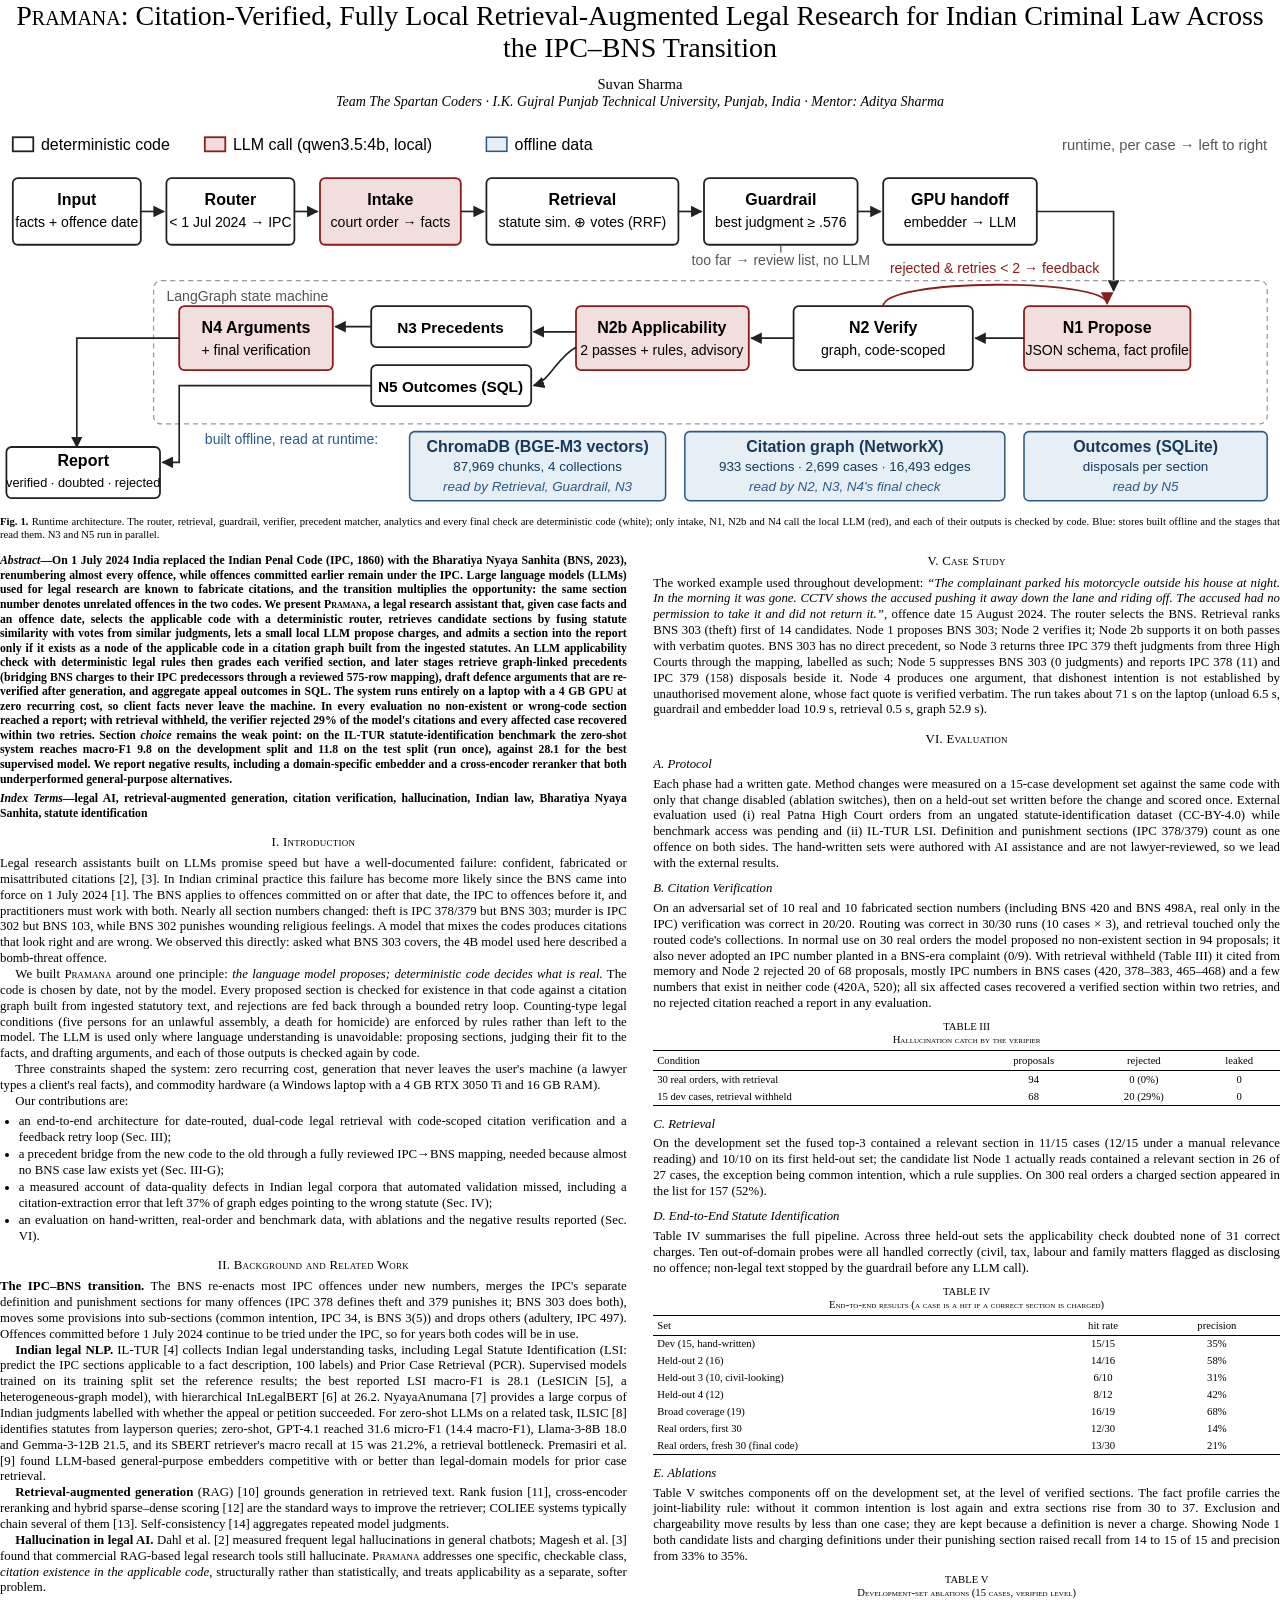
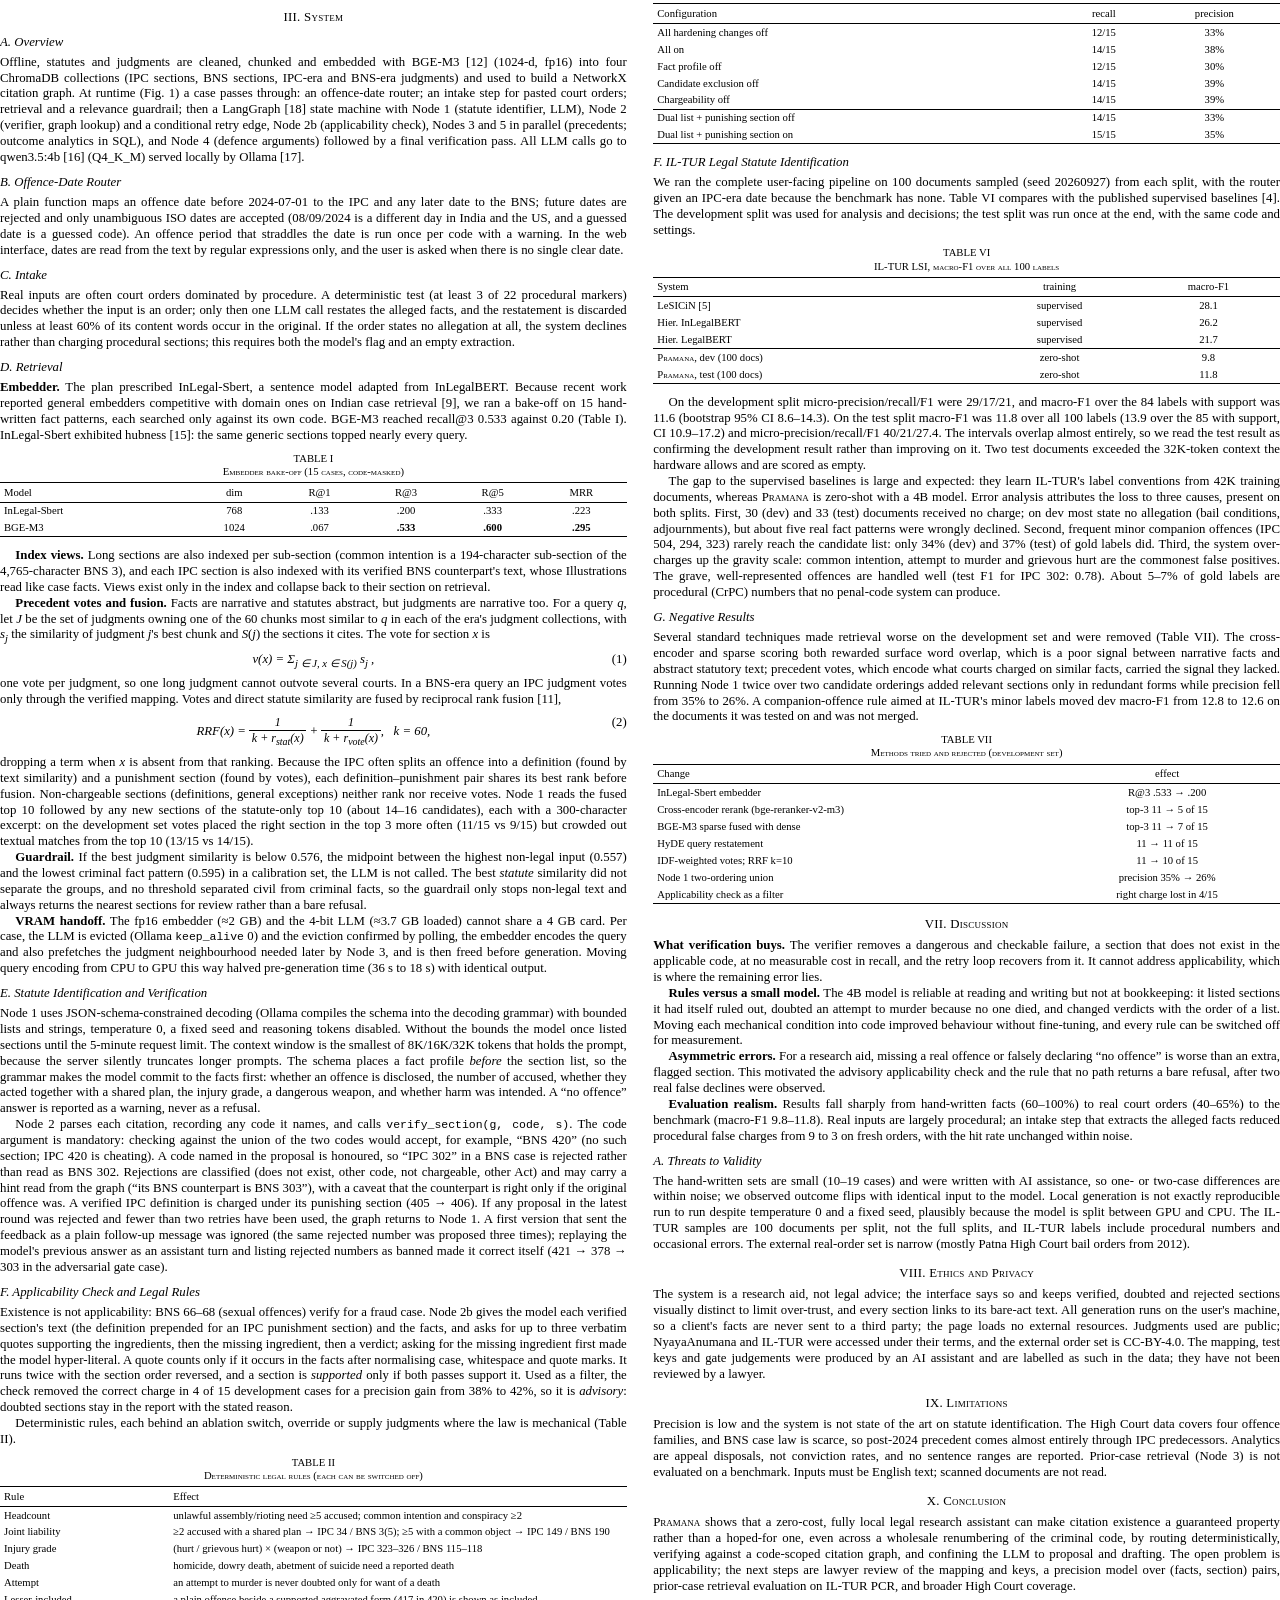
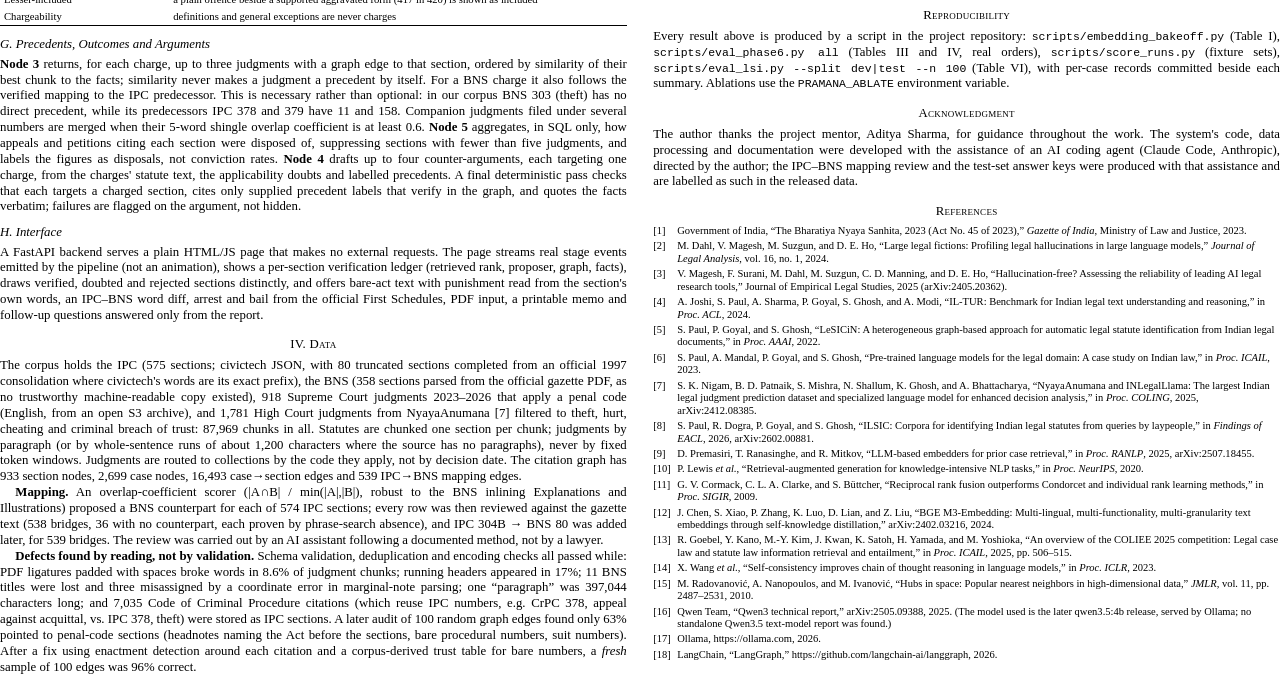
<file: stuff/docs/paper/pramana.html>
<!doctype html>
<html lang="en">
<head>
<meta charset="utf-8">
<title>Pramana: Citation-Verified, Fully Local Legal Research</title>
<!-- Print source for stuff/docs/paper/pramana.pdf (headless Chrome, A4). Same content as pramana.tex. -->
<style>
@page { size: A4; margin: 17mm 15mm 18mm 15mm; }
html { -webkit-print-color-adjust: exact; print-color-adjust: exact; }
body { font-family: "Times New Roman", Times, serif; font-size: 9.6pt; line-height: 1.24; color: #000; margin: 0; }
.title { text-align: center; font-size: 21pt; line-height: 1.15; margin: 0 0 8pt; font-weight: normal; }
.authors { text-align: center; font-size: 10.5pt; margin-bottom: 12pt; }
.authors .name { font-size: 11pt; }
.authors .aff { font-style: italic; }
.cols { column-count: 2; column-gap: 7mm; text-align: justify; hyphens: auto; }
.abstract { font-weight: bold; font-size: 8.8pt; }
.abstract i { font-weight: bold; }
.abstract .lead { font-style: italic; }
.keywords { font-size: 8.8pt; font-weight: bold; margin-top: 4pt; }
.keywords .lead { font-style: italic; }
h2 { font-size: 9.6pt; font-weight: normal; font-variant: small-caps; text-align: center; margin: 10pt 0 4pt; letter-spacing: 0.02em; break-after: avoid; }
h3 { font-size: 9.6pt; font-weight: normal; font-style: italic; margin: 7pt 0 3pt; break-after: avoid; }
p { margin: 0 0 0; text-indent: 1.2em; }
p.noi, h2 + p, h3 + p, .fig + p, table + p { text-indent: 0; }
ul { margin: 3pt 0 3pt; padding-left: 14pt; }
li { margin: 1pt 0; }
b.run { font-weight: bold; }
.sc { font-variant: small-caps; }
code, .tt { font-family: "Courier New", Courier, monospace; font-size: 8.6pt; }
.eq { text-align: center; margin: 5pt 0; text-indent: 0; font-style: italic; position: relative; }
.eq .num { position: absolute; right: 0; font-style: normal; }
.frac { display: inline-block; vertical-align: middle; text-align: center; font-size: 9pt; }
.frac > span { display: block; padding: 0 2pt; }
.frac > span:first-child { border-bottom: 0.6pt solid #000; }
.tbl { break-inside: avoid; margin: 6pt 0 8pt; text-indent: 0; }
.tbl .cap { font-variant: small-caps; text-align: center; font-size: 8pt; margin-bottom: 3pt; }
.tbl .cap .n { display: block; font-variant: normal; }
table { border-collapse: collapse; width: 100%; font-size: 8pt; text-align: left; }
thead th { border-top: 1pt solid #000; border-bottom: 0.6pt solid #000; padding: 2pt 3pt; font-weight: normal; }
tbody td { padding: 1.4pt 3pt; vertical-align: top; }
tbody tr:last-child td { border-bottom: 1pt solid #000; }
tr.mid td { border-top: 0.6pt solid #000; }
td.c, th.c { text-align: center; }
.fig { break-inside: avoid; margin: 4pt 0 8pt; text-indent: 0; }
.fig.wide { column-span: all; margin: 0 0 10pt; }
.fig .cap { font-size: 8pt; text-align: justify; margin-top: 3pt; }
.fig svg { width: 100%; height: auto; display: block; }
.refs { font-size: 7.9pt; line-height: 1.2; }
.refs div { display: grid; grid-template-columns: 18pt 1fr; margin-bottom: 2pt; text-indent: 0; text-align: left; }
.todo { background: #fff3c4; }
.quote { font-style: italic; }
sup { font-size: 70%; }
</style>
</head>
<body>

<div class="title"><span class="sc">Pramana</span>: Citation-Verified, Fully Local Retrieval-Augmented Legal Research for Indian Criminal Law Across the IPC–BNS Transition</div>
<div class="authors"><div class="name">Suvan Sharma</div><div class="aff">Team The Spartan Coders · I.K. Gujral Punjab Technical University, Punjab, India · Mentor: Aditya Sharma</div></div>

<div class="fig wide">
<svg viewBox="0 0 1000 300" xmlns="http://www.w3.org/2000/svg" font-family="Arial, Helvetica, sans-serif" font-size="12.5">
  <defs>
    <marker id="a" viewBox="0 0 10 10" refX="9" refY="5" markerWidth="7" markerHeight="7" orient="auto-start-reverse"><path d="M0,0 L10,5 L0,10 z" fill="#222"/></marker>
    <marker id="ag" viewBox="0 0 10 10" refX="9" refY="5" markerWidth="7" markerHeight="7" orient="auto-start-reverse"><path d="M0,0 L10,5 L0,10 z" fill="#8a1c1c"/></marker>
  </defs>
  <!-- legend -->
  <rect x="10" y="8" width="16" height="11" fill="#fff" stroke="#222" stroke-width="1.4"/><text x="32" y="18">deterministic code</text>
  <rect x="160" y="8" width="16" height="11" fill="#f3dede" stroke="#8a1c1c" stroke-width="1.4"/><text x="182" y="18">LLM call (qwen3.5:4b, local)</text>
  <rect x="380" y="8" width="16" height="11" fill="#e6eef6" stroke="#2c5a85" stroke-width="1.2"/><text x="402" y="18">offline data</text>
  <text x="990" y="18" text-anchor="end" font-size="11.5" fill="#555">runtime, per case → left to right</text>

  <!-- row 1: pre-graph stages -->
  <g stroke-width="1.4">
    <rect x="10"  y="40" width="100" height="52" rx="4" fill="#fff" stroke="#222"/>
    <rect x="130" y="40" width="100" height="52" rx="4" fill="#fff" stroke="#222"/>
    <rect x="250" y="40" width="110" height="52" rx="4" fill="#f3dede" stroke="#8a1c1c"/>
    <rect x="380" y="40" width="150" height="52" rx="4" fill="#fff" stroke="#222"/>
    <rect x="550" y="40" width="120" height="52" rx="4" fill="#fff" stroke="#222"/>
    <rect x="690" y="40" width="120" height="52" rx="4" fill="#fff" stroke="#222"/>
  </g>
  <text x="60" y="61" text-anchor="middle" font-weight="bold">Input</text><text x="60" y="78" text-anchor="middle" font-size="11">facts + offence date</text>
  <text x="180" y="61" text-anchor="middle" font-weight="bold">Router</text><text x="180" y="78" text-anchor="middle" font-size="11">&lt; 1 Jul 2024 → IPC</text>
  <text x="305" y="61" text-anchor="middle" font-weight="bold">Intake</text><text x="305" y="78" text-anchor="middle" font-size="11">court order → facts</text>
  <text x="455" y="61" text-anchor="middle" font-weight="bold">Retrieval</text><text x="455" y="78" text-anchor="middle" font-size="11">statute sim. ⊕ votes (RRF)</text>
  <text x="610" y="61" text-anchor="middle" font-weight="bold">Guardrail</text><text x="610" y="78" text-anchor="middle" font-size="11">best judgment ≥ .576</text>
  <text x="750" y="61" text-anchor="middle" font-weight="bold">GPU handoff</text><text x="750" y="78" text-anchor="middle" font-size="11">embedder → LLM</text>
  <g stroke="#222" stroke-width="1.3" fill="none" marker-end="url(#a)">
    <path d="M110,66 H128"/><path d="M230,66 H248"/><path d="M360,66 H378"/><path d="M530,66 H548"/><path d="M670,66 H688"/>
    <path d="M810,66 H870 V128"/>
  </g>
  <text x="610" y="108" text-anchor="middle" font-size="11" fill="#555">too far → review list, no LLM</text>
  <path d="M610,92 V98" stroke="#555" stroke-width="1"/>

  <!-- row 2: LangGraph -->
  <rect x="120" y="120" width="870" height="112" rx="6" fill="none" stroke="#999" stroke-dasharray="4 3"/>
  <text x="130" y="136" font-size="11" fill="#555">LangGraph state machine</text>
  <g stroke-width="1.4">
    <rect x="800" y="140" width="130" height="50" rx="4" fill="#f3dede" stroke="#8a1c1c"/>
    <rect x="620" y="140" width="140" height="50" rx="4" fill="#fff" stroke="#222"/>
    <rect x="450" y="140" width="135" height="50" rx="4" fill="#f3dede" stroke="#8a1c1c"/>
    <rect x="290" y="140" width="125" height="32" rx="4" fill="#fff" stroke="#222"/>
    <rect x="290" y="186" width="125" height="32" rx="4" fill="#fff" stroke="#222"/>
    <rect x="140" y="140" width="120" height="50" rx="4" fill="#f3dede" stroke="#8a1c1c"/>
  </g>
  <text x="865" y="161" text-anchor="middle" font-weight="bold">N1 Propose</text><text x="865" y="178" text-anchor="middle" font-size="11">JSON schema, fact profile</text>
  <text x="690" y="161" text-anchor="middle" font-weight="bold">N2 Verify</text><text x="690" y="178" text-anchor="middle" font-size="11">graph, code-scoped</text>
  <text x="517" y="161" text-anchor="middle" font-weight="bold">N2b Applicability</text><text x="517" y="178" text-anchor="middle" font-size="11">2 passes + rules, advisory</text>
  <text x="352" y="161" text-anchor="middle" font-weight="bold" font-size="12">N3 Precedents</text>
  <text x="352" y="207" text-anchor="middle" font-weight="bold" font-size="12">N5 Outcomes (SQL)</text>
  <text x="200" y="161" text-anchor="middle" font-weight="bold">N4 Arguments</text><text x="200" y="178" text-anchor="middle" font-size="11">+ final verification</text>
  <g stroke="#222" stroke-width="1.3" fill="none" marker-end="url(#a)">
    <path d="M800,165 H762"/><path d="M620,165 H587"/>
    <path d="M450,160 H417"/><path d="M450,172 C435,180 430,198 417,202"/>
    <path d="M290,156 H262"/>
  </g>
  <path d="M690,140 C690,118 865,118 865,138" stroke="#8a1c1c" stroke-width="1.4" fill="none" marker-end="url(#ag)"/>
  <text x="777" y="114" text-anchor="middle" font-size="11" fill="#8a1c1c">rejected &amp; retries &lt; 2 → feedback</text>
  <path d="M140,165 H60 V250" stroke="#222" stroke-width="1.3" fill="none" marker-end="url(#a)"/>
  <rect x="5" y="250" width="120" height="40" rx="4" fill="#fff" stroke="#222" stroke-width="1.4"/>
  <text x="65" y="265" text-anchor="middle" font-weight="bold">Report</text><text x="65" y="281" text-anchor="middle" font-size="10">verified · doubted · rejected</text>
  <path d="M290,202 H140 V262 H127" stroke="#222" stroke-width="1.3" fill="none" marker-end="url(#a)"/>

  <!-- offline data: what each stage reads -->
  <text x="160" y="248" font-size="11" fill="#2c5a85">built offline, read at runtime:</text>
  <g stroke="#2c5a85" stroke-width="1.2">
    <rect x="320" y="238" width="200" height="54" rx="4" fill="#e6eef6"/>
    <rect x="535" y="238" width="250" height="54" rx="4" fill="#e6eef6"/>
    <rect x="800" y="238" width="190" height="54" rx="4" fill="#e6eef6"/>
  </g>
  <text x="420" y="254" text-anchor="middle" font-weight="bold" fill="#173a5a">ChromaDB (BGE-M3 vectors)</text><text x="420" y="269" text-anchor="middle" font-size="10.5" fill="#173a5a">87,969 chunks, 4 collections</text><text x="420" y="284" text-anchor="middle" font-size="10.5" fill="#2c5a85" font-style="italic">read by Retrieval, Guardrail, N3</text>
  <text x="660" y="254" text-anchor="middle" font-weight="bold" fill="#173a5a">Citation graph (NetworkX)</text><text x="660" y="269" text-anchor="middle" font-size="10.5" fill="#173a5a">933 sections · 2,699 cases · 16,493 edges</text><text x="660" y="284" text-anchor="middle" font-size="10.5" fill="#2c5a85" font-style="italic">read by N2, N3, N4's final check</text>
  <text x="895" y="254" text-anchor="middle" font-weight="bold" fill="#173a5a">Outcomes (SQLite)</text><text x="895" y="269" text-anchor="middle" font-size="10.5" fill="#173a5a">disposals per section</text><text x="895" y="284" text-anchor="middle" font-size="10.5" fill="#2c5a85" font-style="italic">read by N5</text>
</svg>
<div class="cap"><b>Fig. 1.</b> Runtime architecture. The router, retrieval, guardrail, verifier, precedent matcher, analytics and every final check are deterministic code (white); only intake, N1, N2b and N4 call the local LLM (red), and each of their outputs is checked by code. Blue: stores built offline and the stages that read them. N3 and N5 run in parallel.</div>
</div>

<div class="cols">

<div class="abstract"><span class="lead">Abstract</span>—On 1 July 2024 India replaced the Indian Penal Code (IPC, 1860) with the Bharatiya Nyaya Sanhita (BNS, 2023), renumbering almost every offence, while offences committed earlier remain under the IPC. Large language models (LLMs) used for legal research are known to fabricate citations, and the transition multiplies the opportunity: the same section number denotes unrelated offences in the two codes. We present <span class="sc">Pramana</span>, a legal research assistant that, given case facts and an offence date, selects the applicable code with a deterministic router, retrieves candidate sections by fusing statute similarity with votes from similar judgments, lets a small local LLM propose charges, and admits a section into the report only if it exists as a node of the applicable code in a citation graph built from the ingested statutes. An LLM applicability check with deterministic legal rules then grades each verified section, and later stages retrieve graph-linked precedents (bridging BNS charges to their IPC predecessors through a reviewed 575-row mapping), draft defence arguments that are re-verified after generation, and aggregate appeal outcomes in SQL. The system runs entirely on a laptop with a 4 GB GPU at zero recurring cost, so client facts never leave the machine. In every evaluation no non-existent or wrong-code section reached a report; with retrieval withheld, the verifier rejected 29% of the model's citations and every affected case recovered within two retries. Section <i>choice</i> remains the weak point: on the IL-TUR statute-identification benchmark the zero-shot system reaches macro-F1 9.8 on the development split and 11.8 on the test split (run once), against 28.1 for the best supervised model. We report negative results, including a domain-specific embedder and a cross-encoder reranker that both underperformed general-purpose alternatives.</div>
<div class="keywords"><span class="lead">Index Terms</span>—legal AI, retrieval-augmented generation, citation verification, hallucination, Indian law, Bharatiya Nyaya Sanhita, statute identification</div>

<h2>I. Introduction</h2>
<p>Legal research assistants built on LLMs promise speed but have a well-documented failure: confident, fabricated or misattributed citations [2], [3]. In Indian criminal practice this failure has become more likely since the BNS came into force on 1 July 2024 [1]. The BNS applies to offences committed on or after that date, the IPC to offences before it, and practitioners must work with both. Nearly all section numbers changed: theft is IPC 378/379 but BNS 303; murder is IPC 302 but BNS 103, while BNS 302 punishes wounding religious feelings. A model that mixes the codes produces citations that look right and are wrong. We observed this directly: asked what BNS 303 covers, the 4B model used here described a bomb-threat offence.</p>
<p>We built <span class="sc">Pramana</span> around one principle: <i>the language model proposes; deterministic code decides what is real.</i> The code is chosen by date, not by the model. Every proposed section is checked for existence in that code against a citation graph built from ingested statutory text, and rejections are fed back through a bounded retry loop. Counting-type legal conditions (five persons for an unlawful assembly, a death for homicide) are enforced by rules rather than left to the model. The LLM is used only where language understanding is unavoidable: proposing sections, judging their fit to the facts, and drafting arguments, and each of those outputs is checked again by code.</p>
<p>Three constraints shaped the system: zero recurring cost, generation that never leaves the user's machine (a lawyer types a client's real facts), and commodity hardware (a Windows laptop with a 4 GB RTX 3050 Ti and 16 GB RAM).</p>
<p>Our contributions are:</p>
<ul>
<li>an end-to-end architecture for date-routed, dual-code legal retrieval with code-scoped citation verification and a feedback retry loop (Sec. III);</li>
<li>a precedent bridge from the new code to the old through a fully reviewed IPC→BNS mapping, needed because almost no BNS case law exists yet (Sec. III-G);</li>
<li>a measured account of data-quality defects in Indian legal corpora that automated validation missed, including a citation-extraction error that left 37% of graph edges pointing to the wrong statute (Sec. IV);</li>
<li>an evaluation on hand-written, real-order and benchmark data, with ablations and the negative results reported (Sec. VI).</li>
</ul>

<h2>II. Background and Related Work</h2>
<p class="noi"><b class="run">The IPC–BNS transition.</b> The BNS re-enacts most IPC offences under new numbers, merges the IPC's separate definition and punishment sections for many offences (IPC 378 defines theft and 379 punishes it; BNS 303 does both), moves some provisions into sub-sections (common intention, IPC 34, is BNS 3(5)) and drops others (adultery, IPC 497). Offences committed before 1 July 2024 continue to be tried under the IPC, so for years both codes will be in use.</p>
<p><b class="run">Indian legal NLP.</b> IL-TUR [4] collects Indian legal understanding tasks, including Legal Statute Identification (LSI: predict the IPC sections applicable to a fact description, 100 labels) and Prior Case Retrieval (PCR). Supervised models trained on its training split set the reference results; the best reported LSI macro-F1 is 28.1 (LeSICiN [5], a heterogeneous-graph model), with hierarchical InLegalBERT [6] at 26.2. NyayaAnumana [7] provides a large corpus of Indian judgments labelled with whether the appeal or petition succeeded. For zero-shot LLMs on a related task, ILSIC [8] identifies statutes from layperson queries; zero-shot, GPT-4.1 reached 31.6 micro-F1 (14.4 macro-F1), Llama-3-8B 18.0 and Gemma-3-12B 21.5, and its SBERT retriever's macro recall at 15 was 21.2%, a retrieval bottleneck. Premasiri et al. [9] found LLM-based general-purpose embedders competitive with or better than legal-domain models for prior case retrieval.</p>
<p><b class="run">Retrieval-augmented generation</b> (RAG) [10] grounds generation in retrieved text. Rank fusion [11], cross-encoder reranking and hybrid sparse–dense scoring [12] are the standard ways to improve the retriever; COLIEE systems typically chain several of them [13]. Self-consistency [14] aggregates repeated model judgments.</p>
<p><b class="run">Hallucination in legal AI.</b> Dahl et al. [2] measured frequent legal hallucinations in general chatbots; Magesh et al. [3] found that commercial RAG-based legal research tools still hallucinate. <span class="sc">Pramana</span> addresses one specific, checkable class, <i>citation existence in the applicable code</i>, structurally rather than statistically, and treats applicability as a separate, softer problem.</p>

<h2>III. System</h2>
<h3>A. Overview</h3>
<p>Offline, statutes and judgments are cleaned, chunked and embedded with BGE-M3 [12] (1024-d, fp16) into four ChromaDB collections (IPC sections, BNS sections, IPC-era and BNS-era judgments) and used to build a NetworkX citation graph. At runtime (Fig. 1) a case passes through: an offence-date router; an intake step for pasted court orders; retrieval and a relevance guardrail; then a LangGraph [18] state machine with Node 1 (statute identifier, LLM), Node 2 (verifier, graph lookup) and a conditional retry edge, Node 2b (applicability check), Nodes 3 and 5 in parallel (precedents; outcome analytics in SQL), and Node 4 (defence arguments) followed by a final verification pass. All LLM calls go to qwen3.5:4b [16] (Q4_K_M) served locally by Ollama [17].</p>

<h3>B. Offence-Date Router</h3>
<p>A plain function maps an offence date before 2024-07-01 to the IPC and any later date to the BNS; future dates are rejected and only unambiguous ISO dates are accepted (08/09/2024 is a different day in India and the US, and a guessed date is a guessed code). An offence period that straddles the date is run once per code with a warning. In the web interface, dates are read from the text by regular expressions only, and the user is asked when there is no single clear date.</p>

<h3>C. Intake</h3>
<p>Real inputs are often court orders dominated by procedure. A deterministic test (at least 3 of 22 procedural markers) decides whether the input is an order; only then one LLM call restates the alleged facts, and the restatement is discarded unless at least 60% of its content words occur in the original. If the order states no allegation at all, the system declines rather than charging procedural sections; this requires both the model's flag and an empty extraction.</p>

<h3>D. Retrieval</h3>
<p><b class="run">Embedder.</b> The plan prescribed InLegal-Sbert, a sentence model adapted from InLegalBERT. Because recent work reported general embedders competitive with domain ones on Indian case retrieval [9], we ran a bake-off on 15 hand-written fact patterns, each searched only against its own code. BGE-M3 reached recall@3 0.533 against 0.20 (Table I). InLegal-Sbert exhibited hubness [15]: the same generic sections topped nearly every query.</p>
<div class="tbl"><div class="cap"><span class="n">TABLE I</span>Embedder bake-off (15 cases, code-masked)</div>
<table><thead><tr><th>Model</th><th class="c">dim</th><th class="c">R@1</th><th class="c">R@3</th><th class="c">R@5</th><th class="c">MRR</th></tr></thead>
<tbody><tr><td>InLegal-Sbert</td><td class="c">768</td><td class="c">.133</td><td class="c">.200</td><td class="c">.333</td><td class="c">.223</td></tr>
<tr><td>BGE-M3</td><td class="c">1024</td><td class="c">.067</td><td class="c"><b>.533</b></td><td class="c"><b>.600</b></td><td class="c"><b>.295</b></td></tr></tbody></table></div>
<p><b class="run">Index views.</b> Long sections are also indexed per sub-section (common intention is a 194-character sub-section of the 4,765-character BNS 3), and each IPC section is also indexed with its verified BNS counterpart's text, whose Illustrations read like case facts. Views exist only in the index and collapse back to their section on retrieval.</p>
<p><b class="run">Precedent votes and fusion.</b> Facts are narrative and statutes abstract, but judgments are narrative too. For a query <i>q</i>, let <i>J</i> be the set of judgments owning one of the 60 chunks most similar to <i>q</i> in each of the era's judgment collections, with <i>s<sub>j</sub></i> the similarity of judgment <i>j</i>'s best chunk and <i>S</i>(<i>j</i>) the sections it cites. The vote for section <i>x</i> is</p>
<div class="eq">v(x) = Σ<sub>j ∈ J, x ∈ S(j)</sub> s<sub>j</sub> ,<span class="num">(1)</span></div>
<p class="noi">one vote per judgment, so one long judgment cannot outvote several courts. In a BNS-era query an IPC judgment votes only through the verified mapping. Votes and direct statute similarity are fused by reciprocal rank fusion [11],</p>
<div class="eq">RRF(x) = <span class="frac"><span>1</span><span>k + r<sub>stat</sub>(x)</span></span> + <span class="frac"><span>1</span><span>k + r<sub>vote</sub>(x)</span></span>, &nbsp; k = 60,<span class="num">(2)</span></div>
<p class="noi">dropping a term when <i>x</i> is absent from that ranking. Because the IPC often splits an offence into a definition (found by text similarity) and a punishment section (found by votes), each definition–punishment pair shares its best rank before fusion. Non-chargeable sections (definitions, general exceptions) neither rank nor receive votes. Node 1 reads the fused top 10 followed by any new sections of the statute-only top 10 (about 14–16 candidates), each with a 300-character excerpt: on the development set votes placed the right section in the top 3 more often (11/15 vs 9/15) but crowded out textual matches from the top 10 (13/15 vs 14/15).</p>
<p><b class="run">Guardrail.</b> If the best judgment similarity is below 0.576, the midpoint between the highest non-legal input (0.557) and the lowest criminal fact pattern (0.595) in a calibration set, the LLM is not called. The best <i>statute</i> similarity did not separate the groups, and no threshold separated civil from criminal facts, so the guardrail only stops non-legal text and always returns the nearest sections for review rather than a bare refusal.</p>
<p><b class="run">VRAM handoff.</b> The fp16 embedder (≈2 GB) and the 4-bit LLM (≈3.7 GB loaded) cannot share a 4 GB card. Per case, the LLM is evicted (Ollama <span class="tt">keep_alive</span> 0) and the eviction confirmed by polling, the embedder encodes the query and also prefetches the judgment neighbourhood needed later by Node 3, and is then freed before generation. Moving query encoding from CPU to GPU this way halved pre-generation time (36 s to 18 s) with identical output.</p>

<h3>E. Statute Identification and Verification</h3>
<p>Node 1 uses JSON-schema-constrained decoding (Ollama compiles the schema into the decoding grammar) with bounded lists and strings, temperature 0, a fixed seed and reasoning tokens disabled. Without the bounds the model once listed sections until the 5-minute request limit. The context window is the smallest of 8K/16K/32K tokens that holds the prompt, because the server silently truncates longer prompts. The schema places a fact profile <i>before</i> the section list, so the grammar makes the model commit to the facts first: whether an offence is disclosed, the number of accused, whether they acted together with a shared plan, the injury grade, a dangerous weapon, and whether harm was intended. A “no offence” answer is reported as a warning, never as a refusal.</p>
<p>Node 2 parses each citation, recording any code it names, and calls <span class="tt">verify_section(g, code, s)</span>. The code argument is mandatory: checking against the union of the two codes would accept, for example, “BNS 420” (no such section; IPC 420 is cheating). A code named in the proposal is honoured, so “IPC 302” in a BNS case is rejected rather than read as BNS 302. Rejections are classified (does not exist, other code, not chargeable, other Act) and may carry a hint read from the graph (“its BNS counterpart is BNS 303”), with a caveat that the counterpart is right only if the original offence was. A verified IPC definition is charged under its punishing section (405 → 406). If any proposal in the latest round was rejected and fewer than two retries have been used, the graph returns to Node 1. A first version that sent the feedback as a plain follow-up message was ignored (the same rejected number was proposed three times); replaying the model's previous answer as an assistant turn and listing rejected numbers as banned made it correct itself (421 → 378 → 303 in the adversarial gate case).</p>

<h3>F. Applicability Check and Legal Rules</h3>
<p>Existence is not applicability: BNS 66–68 (sexual offences) verify for a fraud case. Node 2b gives the model each verified section's text (the definition prepended for an IPC punishment section) and the facts, and asks for up to three verbatim quotes supporting the ingredients, then the missing ingredient, then a verdict; asking for the missing ingredient first made the model hyper-literal. A quote counts only if it occurs in the facts after normalising case, whitespace and quote marks. It runs twice with the section order reversed, and a section is <i>supported</i> only if both passes support it. Used as a filter, the check removed the correct charge in 4 of 15 development cases for a precision gain from 38% to 42%, so it is <i>advisory</i>: doubted sections stay in the report with the stated reason.</p>
<p>Deterministic rules, each behind an ablation switch, override or supply judgments where the law is mechanical (Table II).</p>
<div class="tbl"><div class="cap"><span class="n">TABLE II</span>Deterministic legal rules (each can be switched off)</div>
<table><thead><tr><th style="width:27%">Rule</th><th>Effect</th></tr></thead>
<tbody>
<tr><td>Headcount</td><td>unlawful assembly/rioting need ≥5 accused; common intention and conspiracy ≥2</td></tr>
<tr><td>Joint liability</td><td>≥2 accused with a shared plan → IPC 34 / BNS 3(5); ≥5 with a common object → IPC 149 / BNS 190</td></tr>
<tr><td>Injury grade</td><td>(hurt / grievous hurt) × (weapon or not) → IPC 323–326 / BNS 115–118</td></tr>
<tr><td>Death</td><td>homicide, dowry death, abetment of suicide need a reported death</td></tr>
<tr><td>Attempt</td><td>an attempt to murder is never doubted only for want of a death</td></tr>
<tr><td>Lesser-included</td><td>a plain offence beside a supported aggravated form (417 in 420) is shown as included</td></tr>
<tr><td>Chargeability</td><td>definitions and general exceptions are never charges</td></tr>
</tbody></table></div>

<h3>G. Precedents, Outcomes and Arguments</h3>
<p><b class="run">Node 3</b> returns, for each charge, up to three judgments with a graph edge to that section, ordered by similarity of their best chunk to the facts; similarity never makes a judgment a precedent by itself. For a BNS charge it also follows the verified mapping to the IPC predecessor. This is necessary rather than optional: in our corpus BNS 303 (theft) has no direct precedent, while its predecessors IPC 378 and 379 have 11 and 158. Companion judgments filed under several numbers are merged when their 5-word shingle overlap coefficient is at least 0.6. <b class="run">Node 5</b> aggregates, in SQL only, how appeals and petitions citing each section were disposed of, suppressing sections with fewer than five judgments, and labels the figures as disposals, not conviction rates. <b class="run">Node 4</b> drafts up to four counter-arguments, each targeting one charge, from the charges' statute text, the applicability doubts and labelled precedents. A final deterministic pass checks that each targets a charged section, cites only supplied precedent labels that verify in the graph, and quotes the facts verbatim; failures are flagged on the argument, not hidden.</p>

<h3>H. Interface</h3>
<p>A FastAPI backend serves a plain HTML/JS page that makes no external requests. The page streams real stage events emitted by the pipeline (not an animation), shows a per-section verification ledger (retrieved rank, proposer, graph, facts), draws verified, doubted and rejected sections distinctly, and offers bare-act text with punishment read from the section's own words, an IPC–BNS word diff, arrest and bail from the official First Schedules, PDF input, a printable memo and follow-up questions answered only from the report.</p>

<h2>IV. Data</h2>
<p>The corpus holds the IPC (575 sections; civictech JSON, with 80 truncated sections completed from an official 1997 consolidation where civictech's words are its exact prefix), the BNS (358 sections parsed from the official gazette PDF, as no trustworthy machine-readable copy existed), 918 Supreme Court judgments 2023–2026 that apply a penal code (English, from an open S3 archive), and 1,781 High Court judgments from NyayaAnumana [7] filtered to theft, hurt, cheating and criminal breach of trust: 87,969 chunks in all. Statutes are chunked one section per chunk; judgments by paragraph (or by whole-sentence runs of about 1,200 characters where the source has no paragraphs), never by fixed token windows. Judgments are routed to collections by the code they apply, not by decision date. The citation graph has 933 section nodes, 2,699 case nodes, 16,493 case→section edges and 539 IPC→BNS mapping edges.</p>
<p><b class="run">Mapping.</b> An overlap-coefficient scorer (|A∩B| / min(|A|,|B|), robust to the BNS inlining Explanations and Illustrations) proposed a BNS counterpart for each of 574 IPC sections; every row was then reviewed against the gazette text (538 bridges, 36 with no counterpart, each proven by phrase-search absence), and IPC 304B → BNS 80 was added later, for 539 bridges. The review was carried out by an AI assistant following a documented method, not by a lawyer.</p>
<p><b class="run">Defects found by reading, not by validation.</b> Schema validation, deduplication and encoding checks all passed while: PDF ligatures padded with spaces broke words in 8.6% of judgment chunks; running headers appeared in 17%; 11 BNS titles were lost and three misassigned by a coordinate error in marginal-note parsing; one “paragraph” was 397,044 characters long; and 7,035 Code of Criminal Procedure citations (which reuse IPC numbers, e.g. CrPC 378, appeal against acquittal, vs. IPC 378, theft) were stored as IPC sections. A later audit of 100 random graph edges found only 63% pointed to penal-code sections (headnotes naming the Act before the sections, bare procedural numbers, suit numbers). After a fix using enactment detection around each citation and a corpus-derived trust table for bare numbers, a <i>fresh</i> sample of 100 edges was 96% correct.</p>

<h2>V. Case Study</h2>
<p class="noi">The worked example used throughout development: <span class="quote">“The complainant parked his motorcycle outside his house at night. In the morning it was gone. CCTV shows the accused pushing it away down the lane and riding off. The accused had no permission to take it and did not return it.”</span>, offence date 15 August 2024. The router selects the BNS. Retrieval ranks BNS 303 (theft) first of 14 candidates. Node 1 proposes BNS 303; Node 2 verifies it; Node 2b supports it on both passes with verbatim quotes. BNS 303 has no direct precedent, so Node 3 returns three IPC 379 theft judgments from three High Courts through the mapping, labelled as such; Node 5 suppresses BNS 303 (0 judgments) and reports IPC 378 (11) and IPC 379 (158) disposals beside it. Node 4 produces one argument, that dishonest intention is not established by unauthorised movement alone, whose fact quote is verified verbatim. The run takes about 71 s on the laptop (unload 6.5 s, guardrail and embedder load 10.9 s, retrieval 0.5 s, graph 52.9 s).</p>

<h2>VI. Evaluation</h2>
<h3>A. Protocol</h3>
<p>Each phase had a written gate. Method changes were measured on a 15-case development set against the same code with only that change disabled (ablation switches), then on a held-out set written before the change and scored once. External evaluation used (i) real Patna High Court orders from an ungated statute-identification dataset (CC-BY-4.0) while benchmark access was pending and (ii) IL-TUR LSI. Definition and punishment sections (IPC 378/379) count as one offence on both sides. The hand-written sets were authored with AI assistance and are not lawyer-reviewed, so we lead with the external results.</p>

<h3>B. Citation Verification</h3>
<p>On an adversarial set of 10 real and 10 fabricated section numbers (including BNS 420 and BNS 498A, real only in the IPC) verification was correct in 20/20. Routing was correct in 30/30 runs (10 cases × 3), and retrieval touched only the routed code's collections. In normal use on 30 real orders the model proposed no non-existent section in 94 proposals; it also never adopted an IPC number planted in a BNS-era complaint (0/9). With retrieval withheld (Table III) it cited from memory and Node 2 rejected 20 of 68 proposals, mostly IPC numbers in BNS cases (420, 378–383, 465–468) and a few numbers that exist in neither code (420A, 520); all six affected cases recovered a verified section within two retries, and no rejected citation reached a report in any evaluation.</p>
<div class="tbl"><div class="cap"><span class="n">TABLE III</span>Hallucination catch by the verifier</div>
<table><thead><tr><th>Condition</th><th class="c">proposals</th><th class="c">rejected</th><th class="c">leaked</th></tr></thead>
<tbody><tr><td>30 real orders, with retrieval</td><td class="c">94</td><td class="c">0 (0%)</td><td class="c">0</td></tr>
<tr><td>15 dev cases, retrieval withheld</td><td class="c">68</td><td class="c">20 (29%)</td><td class="c">0</td></tr></tbody></table></div>

<h3>C. Retrieval</h3>
<p>On the development set the fused top-3 contained a relevant section in 11/15 cases (12/15 under a manual relevance reading) and 10/10 on its first held-out set; the candidate list Node 1 actually reads contained a relevant section in 26 of 27 cases, the exception being common intention, which a rule supplies. On 300 real orders a charged section appeared in the list for 157 (52%).</p>

<h3>D. End-to-End Statute Identification</h3>
<p>Table IV summarises the full pipeline. Across three held-out sets the applicability check doubted none of 31 correct charges. Ten out-of-domain probes were all handled correctly (civil, tax, labour and family matters flagged as disclosing no offence; non-legal text stopped by the guardrail before any LLM call).</p>
<div class="tbl"><div class="cap"><span class="n">TABLE IV</span>End-to-end results (a case is a hit if a correct section is charged)</div>
<table><thead><tr><th>Set</th><th class="c">hit rate</th><th class="c">precision</th></tr></thead>
<tbody>
<tr><td>Dev (15, hand-written)</td><td class="c">15/15</td><td class="c">35%</td></tr>
<tr><td>Held-out 2 (16)</td><td class="c">14/16</td><td class="c">58%</td></tr>
<tr><td>Held-out 3 (10, civil-looking)</td><td class="c">6/10</td><td class="c">31%</td></tr>
<tr><td>Held-out 4 (12)</td><td class="c">8/12</td><td class="c">42%</td></tr>
<tr><td>Broad coverage (19)</td><td class="c">16/19</td><td class="c">68%</td></tr>
<tr><td>Real orders, first 30</td><td class="c">12/30</td><td class="c">14%</td></tr>
<tr><td>Real orders, fresh 30 (final code)</td><td class="c">13/30</td><td class="c">21%</td></tr>
</tbody></table></div>

<h3>E. Ablations</h3>
<p>Table V switches components off on the development set, at the level of verified sections. The fact profile carries the joint-liability rule: without it common intention is lost again and extra sections rise from 30 to 37. Exclusion and chargeability move results by less than one case; they are kept because a definition is never a charge. Showing Node 1 both candidate lists and charging definitions under their punishing section raised recall from 14 to 15 of 15 and precision from 33% to 35%.</p>
<div class="tbl"><div class="cap"><span class="n">TABLE V</span>Development-set ablations (15 cases, verified level)</div>
<table><thead><tr><th>Configuration</th><th class="c">recall</th><th class="c">precision</th></tr></thead>
<tbody>
<tr><td>All hardening changes off</td><td class="c">12/15</td><td class="c">33%</td></tr>
<tr><td>All on</td><td class="c">14/15</td><td class="c">38%</td></tr>
<tr><td>Fact profile off</td><td class="c">12/15</td><td class="c">30%</td></tr>
<tr><td>Candidate exclusion off</td><td class="c">14/15</td><td class="c">39%</td></tr>
<tr><td>Chargeability off</td><td class="c">14/15</td><td class="c">39%</td></tr>
<tr class="mid"><td>Dual list + punishing section off</td><td class="c">14/15</td><td class="c">33%</td></tr>
<tr><td>Dual list + punishing section on</td><td class="c">15/15</td><td class="c">35%</td></tr>
</tbody></table></div>

<h3>F. IL-TUR Legal Statute Identification</h3>
<p>We ran the complete user-facing pipeline on 100 documents sampled (seed 20260927) from each split, with the router given an IPC-era date because the benchmark has none. Table VI compares with the published supervised baselines [4]. The development split was used for analysis and decisions; the test split was run once at the end, with the same code and settings.</p>
<div class="tbl"><div class="cap"><span class="n">TABLE VI</span>IL-TUR LSI, macro-F1 over all 100 labels</div>
<table><thead><tr><th>System</th><th class="c">training</th><th class="c">macro-F1</th></tr></thead>
<tbody>
<tr><td>LeSICiN [5]</td><td class="c">supervised</td><td class="c">28.1</td></tr>
<tr><td>Hier. InLegalBERT</td><td class="c">supervised</td><td class="c">26.2</td></tr>
<tr><td>Hier. LegalBERT</td><td class="c">supervised</td><td class="c">21.7</td></tr>
<tr class="mid"><td><span class="sc">Pramana</span>, dev (100 docs)</td><td class="c">zero-shot</td><td class="c">9.8</td></tr>
<tr><td><span class="sc">Pramana</span>, test (100 docs)</td><td class="c">zero-shot</td><td class="c">11.8</td></tr>
</tbody></table></div>
<p>On the development split micro-precision/recall/F1 were 29/17/21, and macro-F1 over the 84 labels with support was 11.6 (bootstrap 95% CI 8.6–14.3). On the test split macro-F1 was 11.8 over all 100 labels (13.9 over the 85 with support, CI 10.9–17.2) and micro-precision/recall/F1 40/21/27.4. The intervals overlap almost entirely, so we read the test result as confirming the development result rather than improving on it. Two test documents exceeded the 32K-token context the hardware allows and are scored as empty.</p>
<p>The gap to the supervised baselines is large and expected: they learn IL-TUR's label conventions from 42K training documents, whereas <span class="sc">Pramana</span> is zero-shot with a 4B model. Error analysis attributes the loss to three causes, present on both splits. First, 30 (dev) and 33 (test) documents received no charge; on dev most state no allegation (bail conditions, adjournments), but about five real fact patterns were wrongly declined. Second, frequent minor companion offences (IPC 504, 294, 323) rarely reach the candidate list: only 34% (dev) and 37% (test) of gold labels did. Third, the system over-charges up the gravity scale: common intention, attempt to murder and grievous hurt are the commonest false positives. The grave, well-represented offences are handled well (test F1 for IPC 302: 0.78). About 5–7% of gold labels are procedural (CrPC) numbers that no penal-code system can produce.</p>

<h3>G. Negative Results</h3>
<p>Several standard techniques made retrieval worse on the development set and were removed (Table VII). The cross-encoder and sparse scoring both rewarded surface word overlap, which is a poor signal between narrative facts and abstract statutory text; precedent votes, which encode what courts charged on similar facts, carried the signal they lacked. Running Node 1 twice over two candidate orderings added relevant sections only in redundant forms while precision fell from 35% to 26%. A companion-offence rule aimed at IL-TUR's minor labels moved dev macro-F1 from 12.8 to 12.6 on the documents it was tested on and was not merged.</p>
<div class="tbl"><div class="cap"><span class="n">TABLE VII</span>Methods tried and rejected (development set)</div>
<table><thead><tr><th>Change</th><th class="c">effect</th></tr></thead>
<tbody>
<tr><td>InLegal-Sbert embedder</td><td class="c">R@3 .533 → .200</td></tr>
<tr><td>Cross-encoder rerank (bge-reranker-v2-m3)</td><td class="c">top-3 11 → 5 of 15</td></tr>
<tr><td>BGE-M3 sparse fused with dense</td><td class="c">top-3 11 → 7 of 15</td></tr>
<tr><td>HyDE query restatement</td><td class="c">11 → 11 of 15</td></tr>
<tr><td>IDF-weighted votes; RRF k=10</td><td class="c">11 → 10 of 15</td></tr>
<tr><td>Node 1 two-ordering union</td><td class="c">precision 35% → 26%</td></tr>
<tr><td>Applicability check as a filter</td><td class="c">right charge lost in 4/15</td></tr>
</tbody></table></div>

<h2>VII. Discussion</h2>
<p class="noi"><b class="run">What verification buys.</b> The verifier removes a dangerous and checkable failure, a section that does not exist in the applicable code, at no measurable cost in recall, and the retry loop recovers from it. It cannot address applicability, which is where the remaining error lies.</p>
<p><b class="run">Rules versus a small model.</b> The 4B model is reliable at reading and writing but not at bookkeeping: it listed sections it had itself ruled out, doubted an attempt to murder because no one died, and changed verdicts with the order of a list. Moving each mechanical condition into code improved behaviour without fine-tuning, and every rule can be switched off for measurement.</p>
<p><b class="run">Asymmetric errors.</b> For a research aid, missing a real offence or falsely declaring “no offence” is worse than an extra, flagged section. This motivated the advisory applicability check and the rule that no path returns a bare refusal, after two real false declines were observed.</p>
<p><b class="run">Evaluation realism.</b> Results fall sharply from hand-written facts (60–100%) to real court orders (40–65%) to the benchmark (macro-F1 9.8–11.8). Real inputs are largely procedural; an intake step that extracts the alleged facts reduced procedural false charges from 9 to 3 on fresh orders, with the hit rate unchanged within noise.</p>
<h3>A. Threats to Validity</h3>
<p>The hand-written sets are small (10–19 cases) and were written with AI assistance, so one- or two-case differences are within noise; we observed outcome flips with identical input to the model. Local generation is not exactly reproducible run to run despite temperature 0 and a fixed seed, plausibly because the model is split between GPU and CPU. The IL-TUR samples are 100 documents per split, not the full splits, and IL-TUR labels include procedural numbers and occasional errors. The external real-order set is narrow (mostly Patna High Court bail orders from 2012).</p>

<h2>VIII. Ethics and Privacy</h2>
<p class="noi">The system is a research aid, not legal advice; the interface says so and keeps verified, doubted and rejected sections visually distinct to limit over-trust, and every section links to its bare-act text. All generation runs on the user's machine, so a client's facts are never sent to a third party; the page loads no external resources. Judgments used are public; NyayaAnumana and IL-TUR were accessed under their terms, and the external order set is CC-BY-4.0. The mapping, test keys and gate judgements were produced by an AI assistant and are labelled as such in the data; they have not been reviewed by a lawyer.</p>

<h2>IX. Limitations</h2>
<p class="noi">Precision is low and the system is not state of the art on statute identification. The High Court data covers four offence families, and BNS case law is scarce, so post-2024 precedent comes almost entirely through IPC predecessors. Analytics are appeal disposals, not conviction rates, and no sentence ranges are reported. Prior-case retrieval (Node 3) is not evaluated on a benchmark. Inputs must be English text; scanned documents are not read.</p>

<h2>X. Conclusion</h2>
<p class="noi"><span class="sc">Pramana</span> shows that a zero-cost, fully local legal research assistant can make citation existence a guaranteed property rather than a hoped-for one, even across a wholesale renumbering of the criminal code, by routing deterministically, verifying against a code-scoped citation graph, and confining the LLM to proposal and drafting. The open problem is applicability; the next steps are lawyer review of the mapping and keys, a precision model over (facts, section) pairs, prior-case retrieval evaluation on IL-TUR PCR, and broader High Court coverage.</p>

<h2>Reproducibility</h2>
<p class="noi">Every result above is produced by a script in the project repository: <span class="tt">scripts/embedding_bakeoff.py</span> (Table I), <span class="tt">scripts/eval_phase6.py all</span> (Tables III and IV, real orders), <span class="tt">scripts/score_runs.py</span> (fixture sets), <span class="tt">scripts/eval_lsi.py --split dev|test --n 100</span> (Table VI), with per-case records committed beside each summary. Ablations use the <span class="tt">PRAMANA_ABLATE</span> environment variable.</p>

<h2>Acknowledgment</h2>
<p class="noi">The author thanks the project mentor, Aditya Sharma, for guidance throughout the work. The system's code, data processing and documentation were developed with the assistance of an AI coding agent (Claude Code, Anthropic), directed by the author; the IPC–BNS mapping review and the test-set answer keys were produced with that assistance and are labelled as such in the released data.</p>

<h2>References</h2>
<div class="refs">
<div><span>[1]</span><span>Government of India, “The Bharatiya Nyaya Sanhita, 2023 (Act No. 45 of 2023),” <i>Gazette of India</i>, Ministry of Law and Justice, 2023.</span></div>
<div><span>[2]</span><span>M. Dahl, V. Magesh, M. Suzgun, and D. E. Ho, “Large legal fictions: Profiling legal hallucinations in large language models,” <i>Journal of Legal Analysis</i>, vol. 16, no. 1, 2024.</span></div>
<div><span>[3]</span><span>V. Magesh, F. Surani, M. Dahl, M. Suzgun, C. D. Manning, and D. E. Ho, “Hallucination-free? Assessing the reliability of leading AI legal research tools,” Journal of Empirical Legal Studies, 2025 (arXiv:2405.20362).</span></div>
<div><span>[4]</span><span>A. Joshi, S. Paul, A. Sharma, P. Goyal, S. Ghosh, and A. Modi, “IL-TUR: Benchmark for Indian legal text understanding and reasoning,” in <i>Proc. ACL</i>, 2024.</span></div>
<div><span>[5]</span><span>S. Paul, P. Goyal, and S. Ghosh, “LeSICiN: A heterogeneous graph-based approach for automatic legal statute identification from Indian legal documents,” in <i>Proc. AAAI</i>, 2022.</span></div>
<div><span>[6]</span><span>S. Paul, A. Mandal, P. Goyal, and S. Ghosh, “Pre-trained language models for the legal domain: A case study on Indian law,” in <i>Proc. ICAIL</i>, 2023.</span></div>
<div><span>[7]</span><span>S. K. Nigam, B. D. Patnaik, S. Mishra, N. Shallum, K. Ghosh, and A. Bhattacharya, “NyayaAnumana and INLegalLlama: The largest Indian legal judgment prediction dataset and specialized language model for enhanced decision analysis,” in <i>Proc. COLING</i>, 2025, arXiv:2412.08385.</span></div>
<div><span>[8]</span><span>S. Paul, R. Dogra, P. Goyal, and S. Ghosh, “ILSIC: Corpora for identifying Indian legal statutes from queries by laypeople,” in <i>Findings of EACL</i>, 2026, arXiv:2602.00881.</span></div>
<div><span>[9]</span><span>D. Premasiri, T. Ranasinghe, and R. Mitkov, “LLM-based embedders for prior case retrieval,” in <i>Proc. RANLP</i>, 2025, arXiv:2507.18455.</span></div>
<div><span>[10]</span><span>P. Lewis <i>et al.</i>, “Retrieval-augmented generation for knowledge-intensive NLP tasks,” in <i>Proc. NeurIPS</i>, 2020.</span></div>
<div><span>[11]</span><span>G. V. Cormack, C. L. A. Clarke, and S. Büttcher, “Reciprocal rank fusion outperforms Condorcet and individual rank learning methods,” in <i>Proc. SIGIR</i>, 2009.</span></div>
<div><span>[12]</span><span>J. Chen, S. Xiao, P. Zhang, K. Luo, D. Lian, and Z. Liu, “BGE M3-Embedding: Multi-lingual, multi-functionality, multi-granularity text embeddings through self-knowledge distillation,” arXiv:2402.03216, 2024.</span></div>
<div><span>[13]</span><span>R. Goebel, Y. Kano, M.-Y. Kim, J. Kwan, K. Satoh, H. Yamada, and M. Yoshioka, “An overview of the COLIEE 2025 competition: Legal case law and statute law information retrieval and entailment,” in <i>Proc. ICAIL</i>, 2025, pp. 506–515.</span></div>
<div><span>[14]</span><span>X. Wang <i>et al.</i>, “Self-consistency improves chain of thought reasoning in language models,” in <i>Proc. ICLR</i>, 2023.</span></div>
<div><span>[15]</span><span>M. Radovanović, A. Nanopoulos, and M. Ivanović, “Hubs in space: Popular nearest neighbors in high-dimensional data,” <i>JMLR</i>, vol. 11, pp. 2487–2531, 2010.</span></div>
<div><span>[16]</span><span>Qwen Team, “Qwen3 technical report,” arXiv:2505.09388, 2025. (The model used is the later qwen3.5:4b release, served by Ollama; no standalone Qwen3.5 text-model report was found.)</span></div>
<div><span>[17]</span><span>Ollama, https://ollama.com, 2026.</span></div>
<div><span>[18]</span><span>LangChain, “LangGraph,” https://github.com/langchain-ai/langgraph, 2026.</span></div>
</div>

</div>
</body>
</html>
</file>
